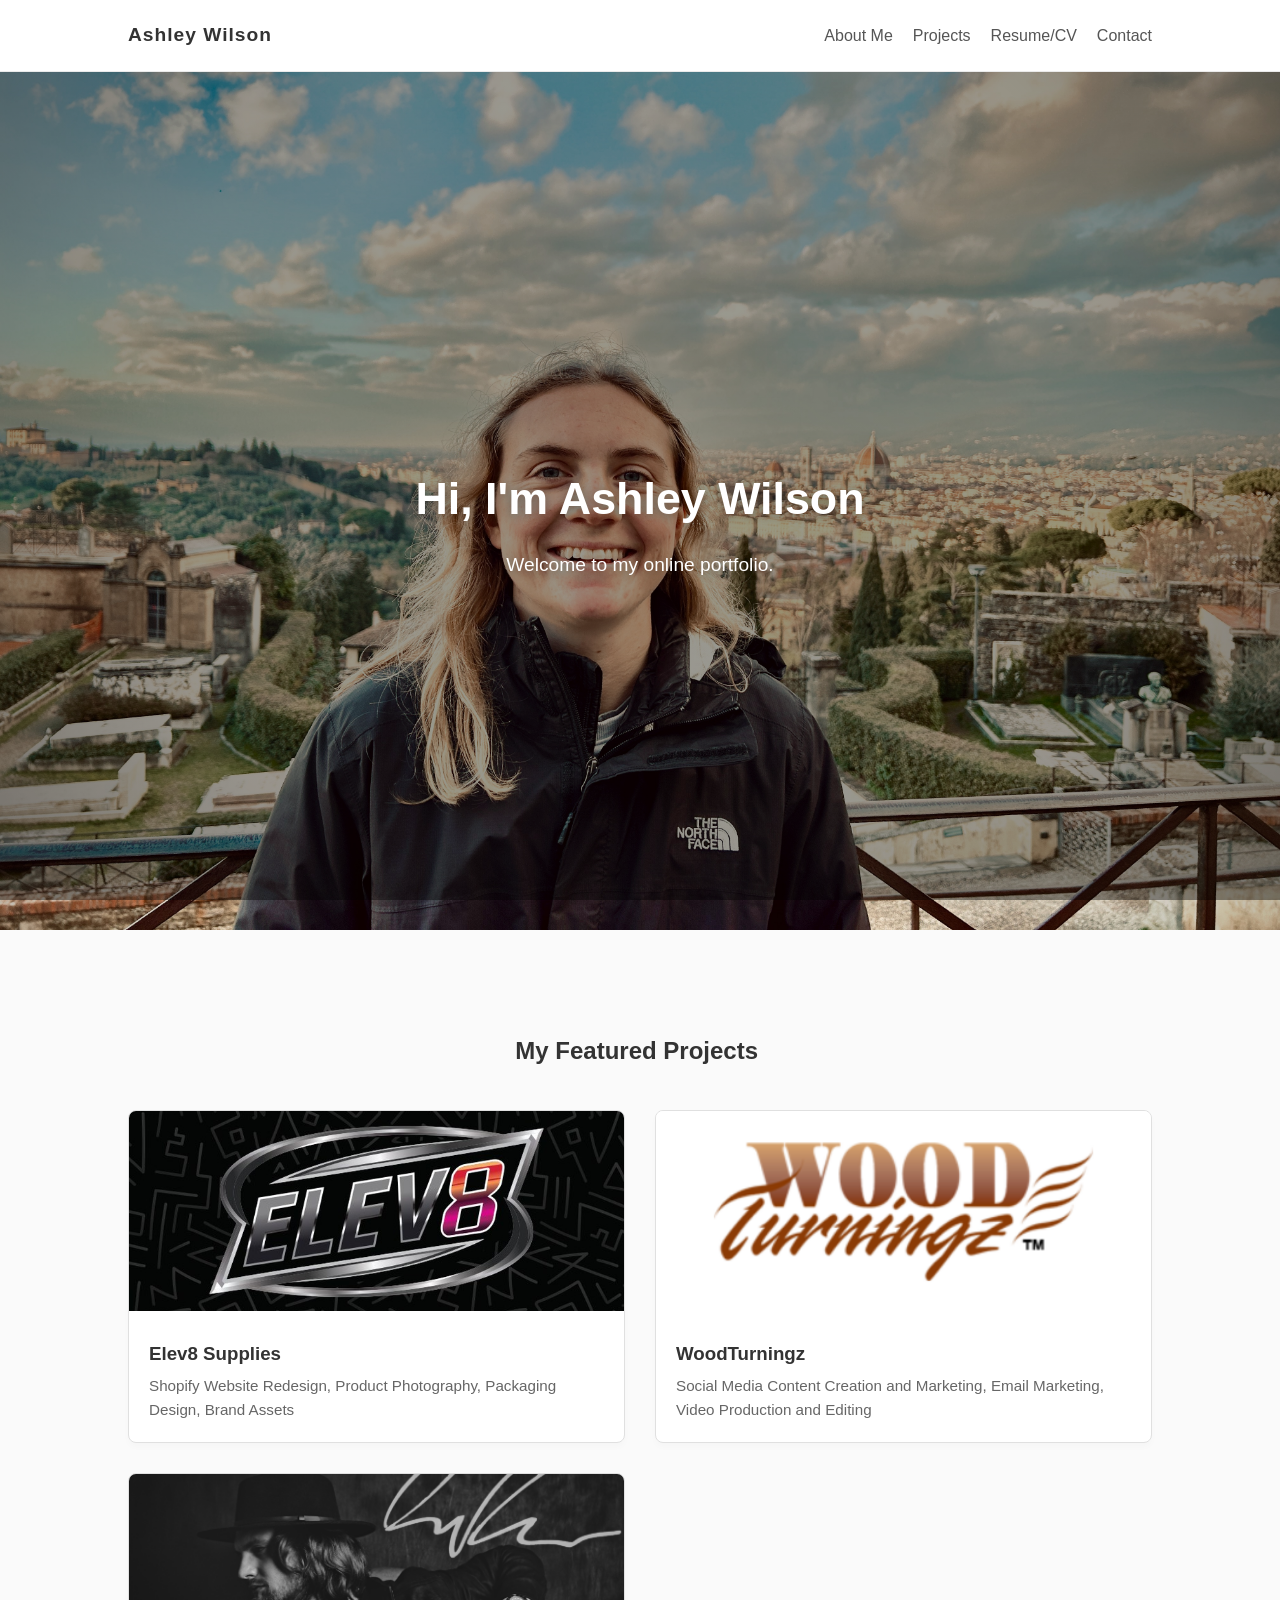
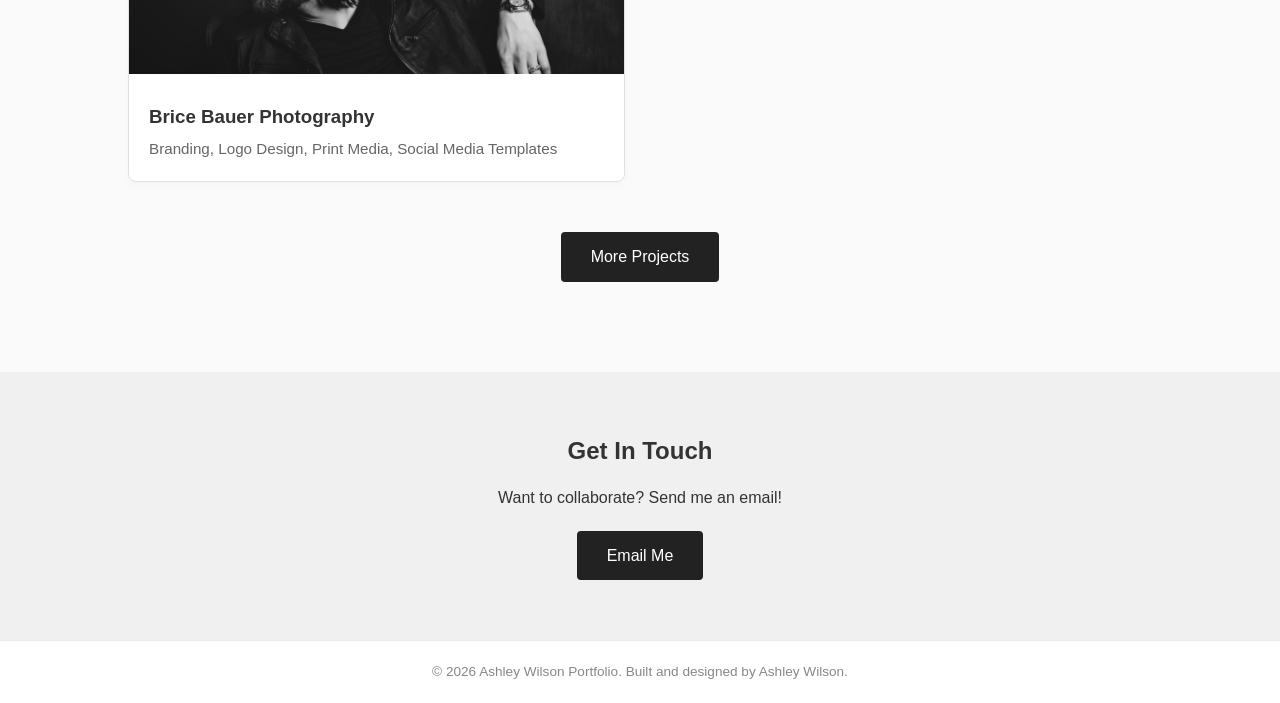
<file: index.html>
<!DOCTYPE html>
<html lang="en">
<head>
    <meta charset="UTF-8">
    <meta name="viewport" content="width=device-width, initial-scale=1.0">
    <title>Ashley Wilson Portfolio</title>
    <link rel="stylesheet" href="style.css">
	<link rel="icon" type="image/png" href="images/aw_logo_web.png">
	<link rel="apple-touch-icon" href="images/aw_logo_web.png">
</head>
<body>

    <header>
        <div class="logo"><a href="index.html">Ashley Wilson</a></div>
        <nav>
            <ul>
                <li><a href="about.html">About Me</a></li>
                <li><a href="projects.html">Projects</a></li>
				<li><a href="resume.html">Resume/CV</a></li>
                <li><a href="#contact">Contact</a></li>
            </ul>
        </nav>
    </header>

<section id="hero">
		<div class="hero-content">
        <h1>Hi, I'm Ashley Wilson</h1>
        <p>Welcome to my online portfolio.</p>
			</div>
    </section>

    <section id="projects">
        <h2>My Featured Projects&nbsp;</h2>
        <div class="grid-container">
			<a href="elev8.html" class="card-link">
			<div class="card">
                <img src="images/elev8logo.jpg" alt="Elev8 Supplies Logo">
                <h3>Elev8 Supplies&nbsp;</h3>
                <p>Shopify Website Redesign, Product Photography, Packaging Design, Brand Assets</p>
          </div>
				</a>
			<a href="woodturningz.html" class="card-link">
            <div class="card">
                <img src="images/woodturningzlogo.png" alt="WoodTurningz Logo">
                <h3>WoodTurningz</h3>
                <p>Social Media Content Creation and Marketing, Email Marketing, Video Production and Editing</p>
          </div>
			</a>
			<a href="bricebauerphotography.html" class="card-link">
            <div class="card">
                <img src="images/bricebauerphoto.jpeg" alt="Brice Bauer Photography Image">
                <h3>Brice Bauer Photography</h3>
                <p>Branding, Logo Design, Print Media, Social Media Templates</p>
          </div>
			</a>
        </div>
		<div class="btn-container">
		<a href="projects.html" class="btn">More Projects</a>
			</div>
    </section>

    <section id="contact">
      <h2>Get In Touch</h2>
        <p>Want to collaborate? Send me an email!</p>
      <a href="mailto:wilsoash2020@gmail.com" class="btn">Email Me</a>
</section>

    <footer>
        <p>&copy; 2026 Ashley Wilson Portfolio. Built and designed by Ashley Wilson.</p>
    </footer>

</body>
</html>
</file>
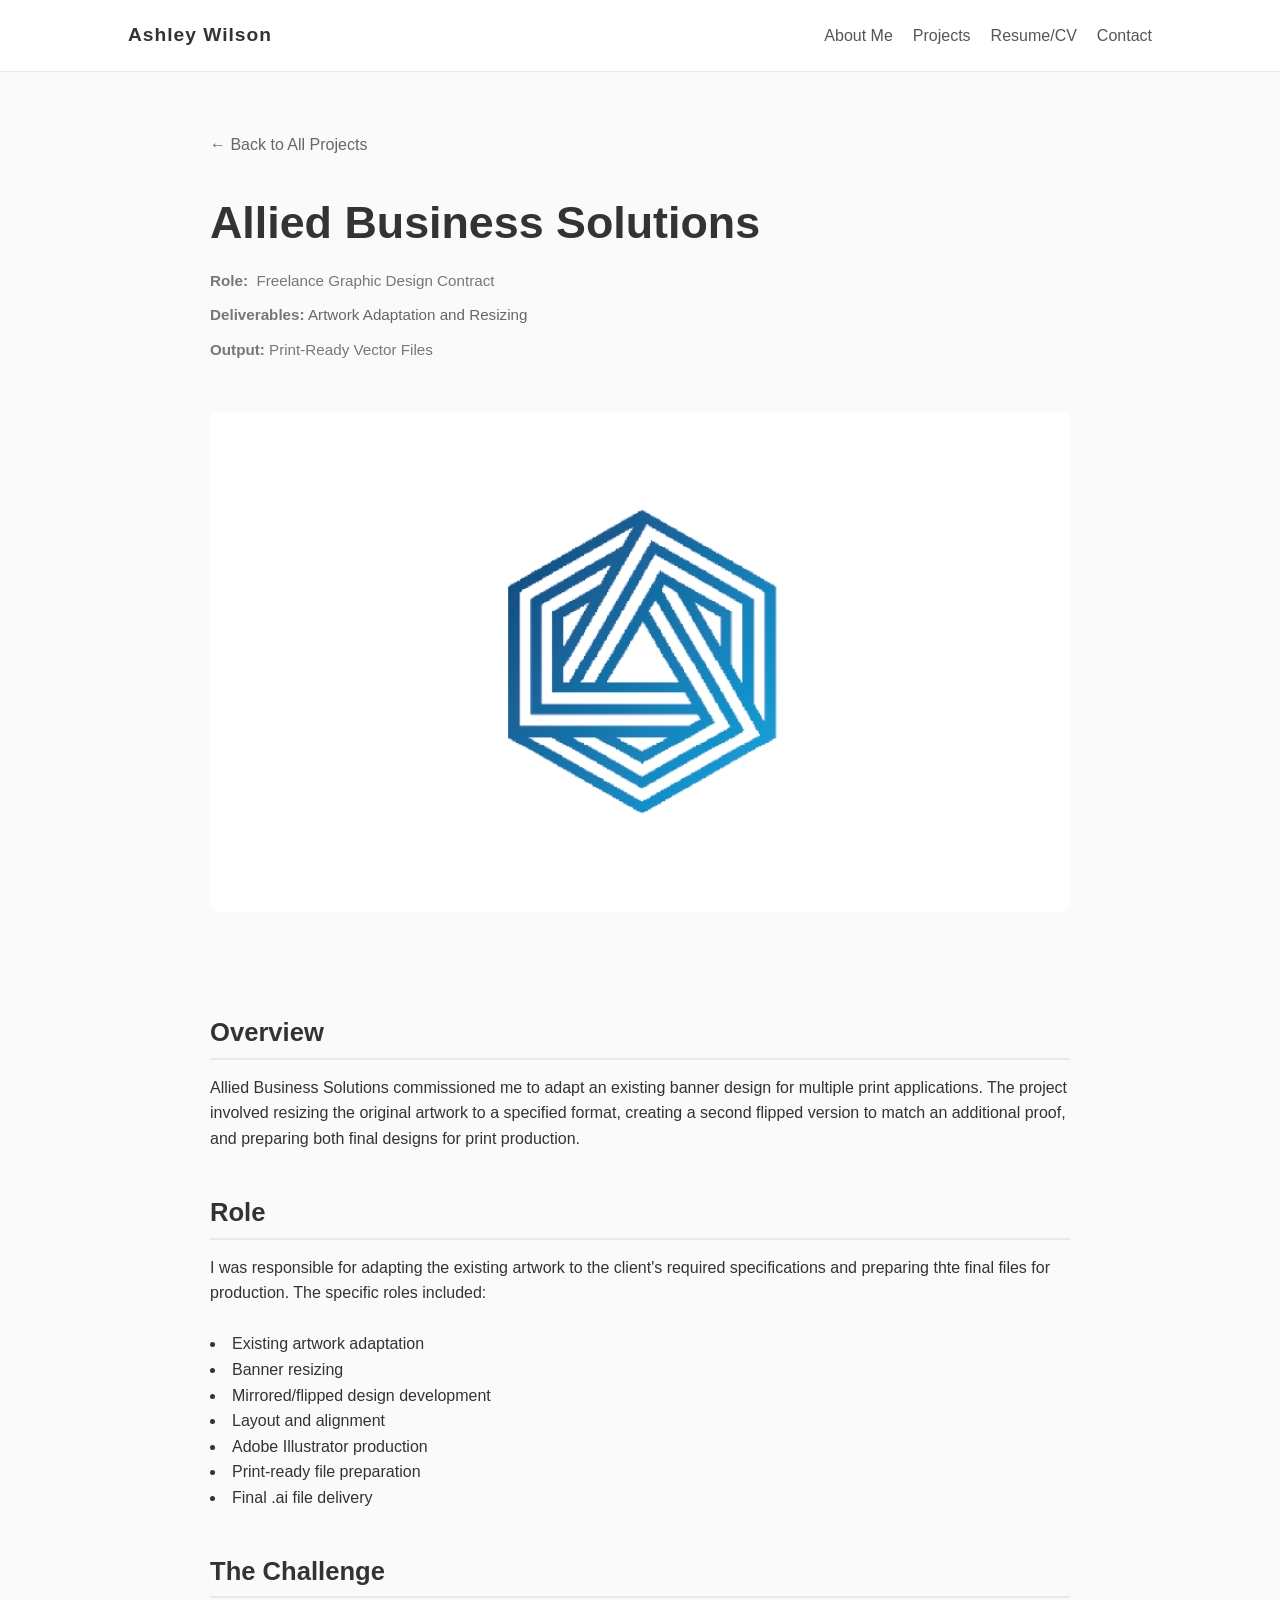
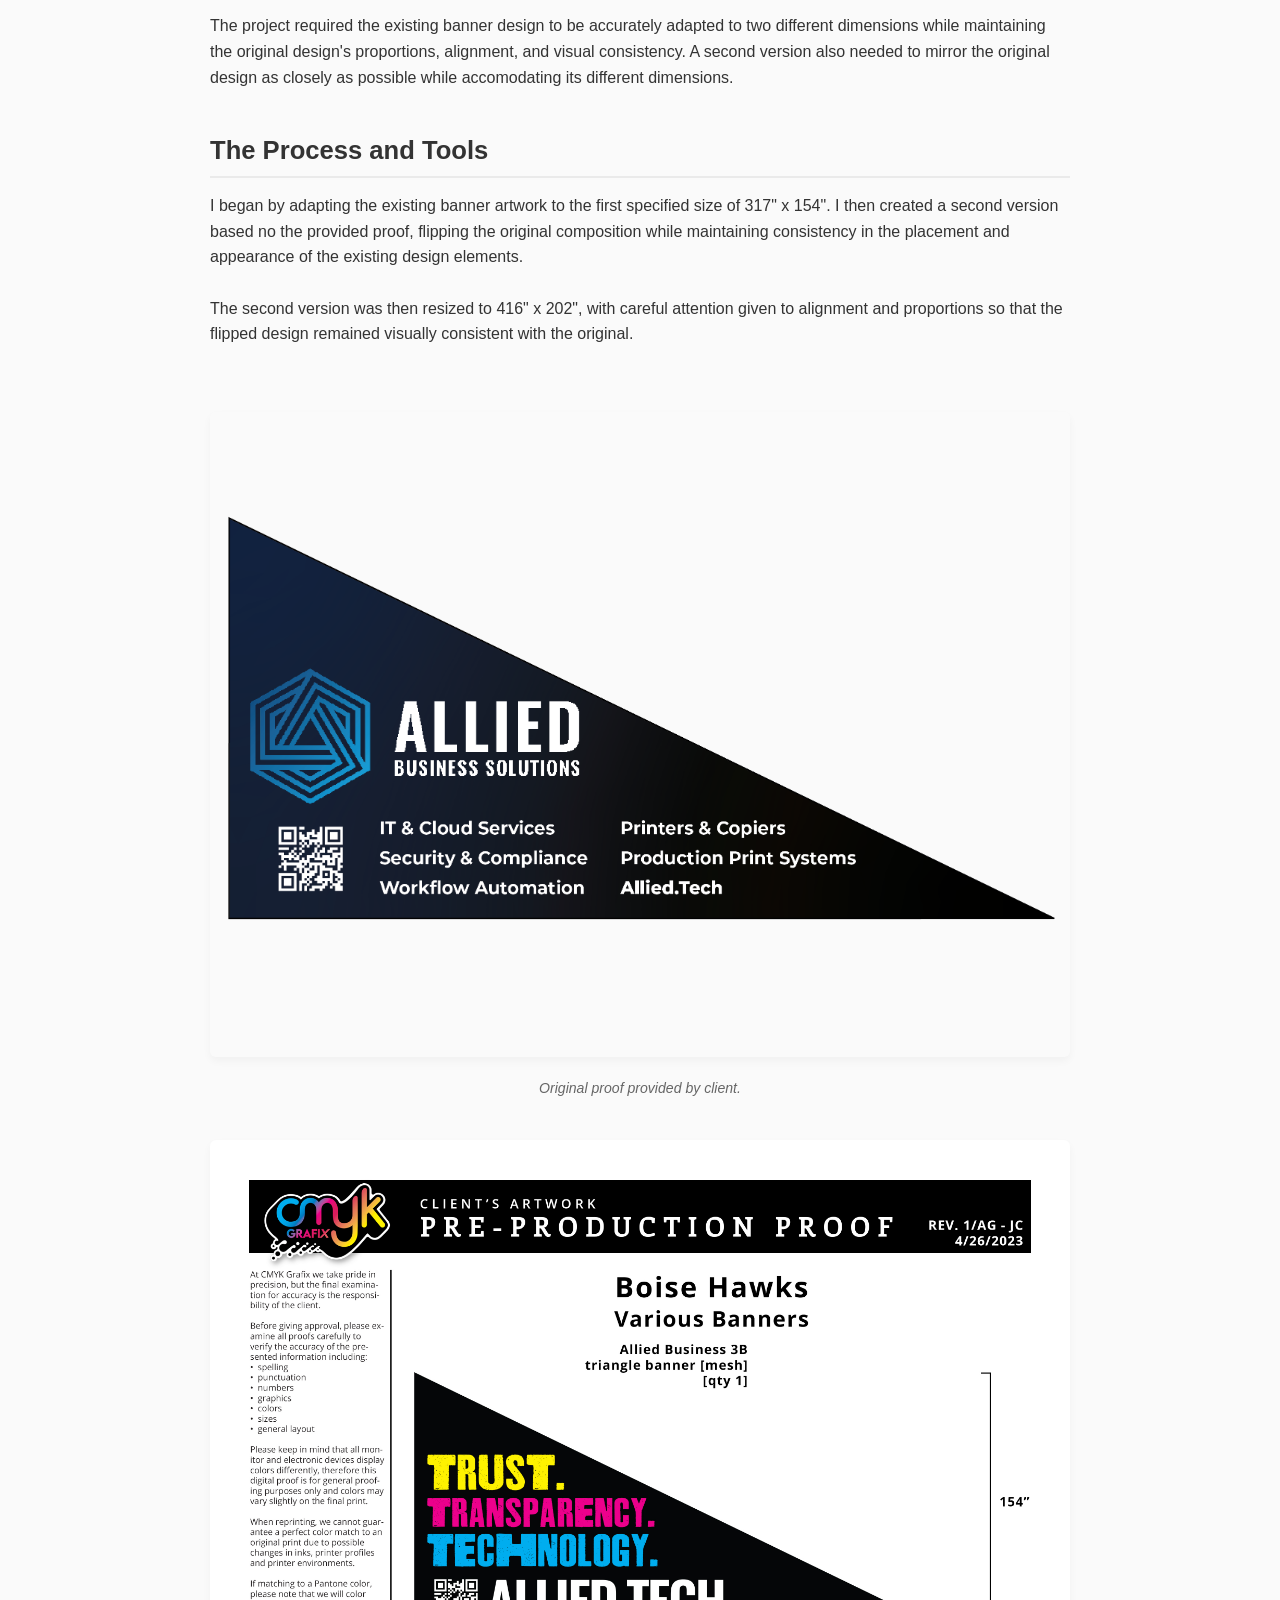
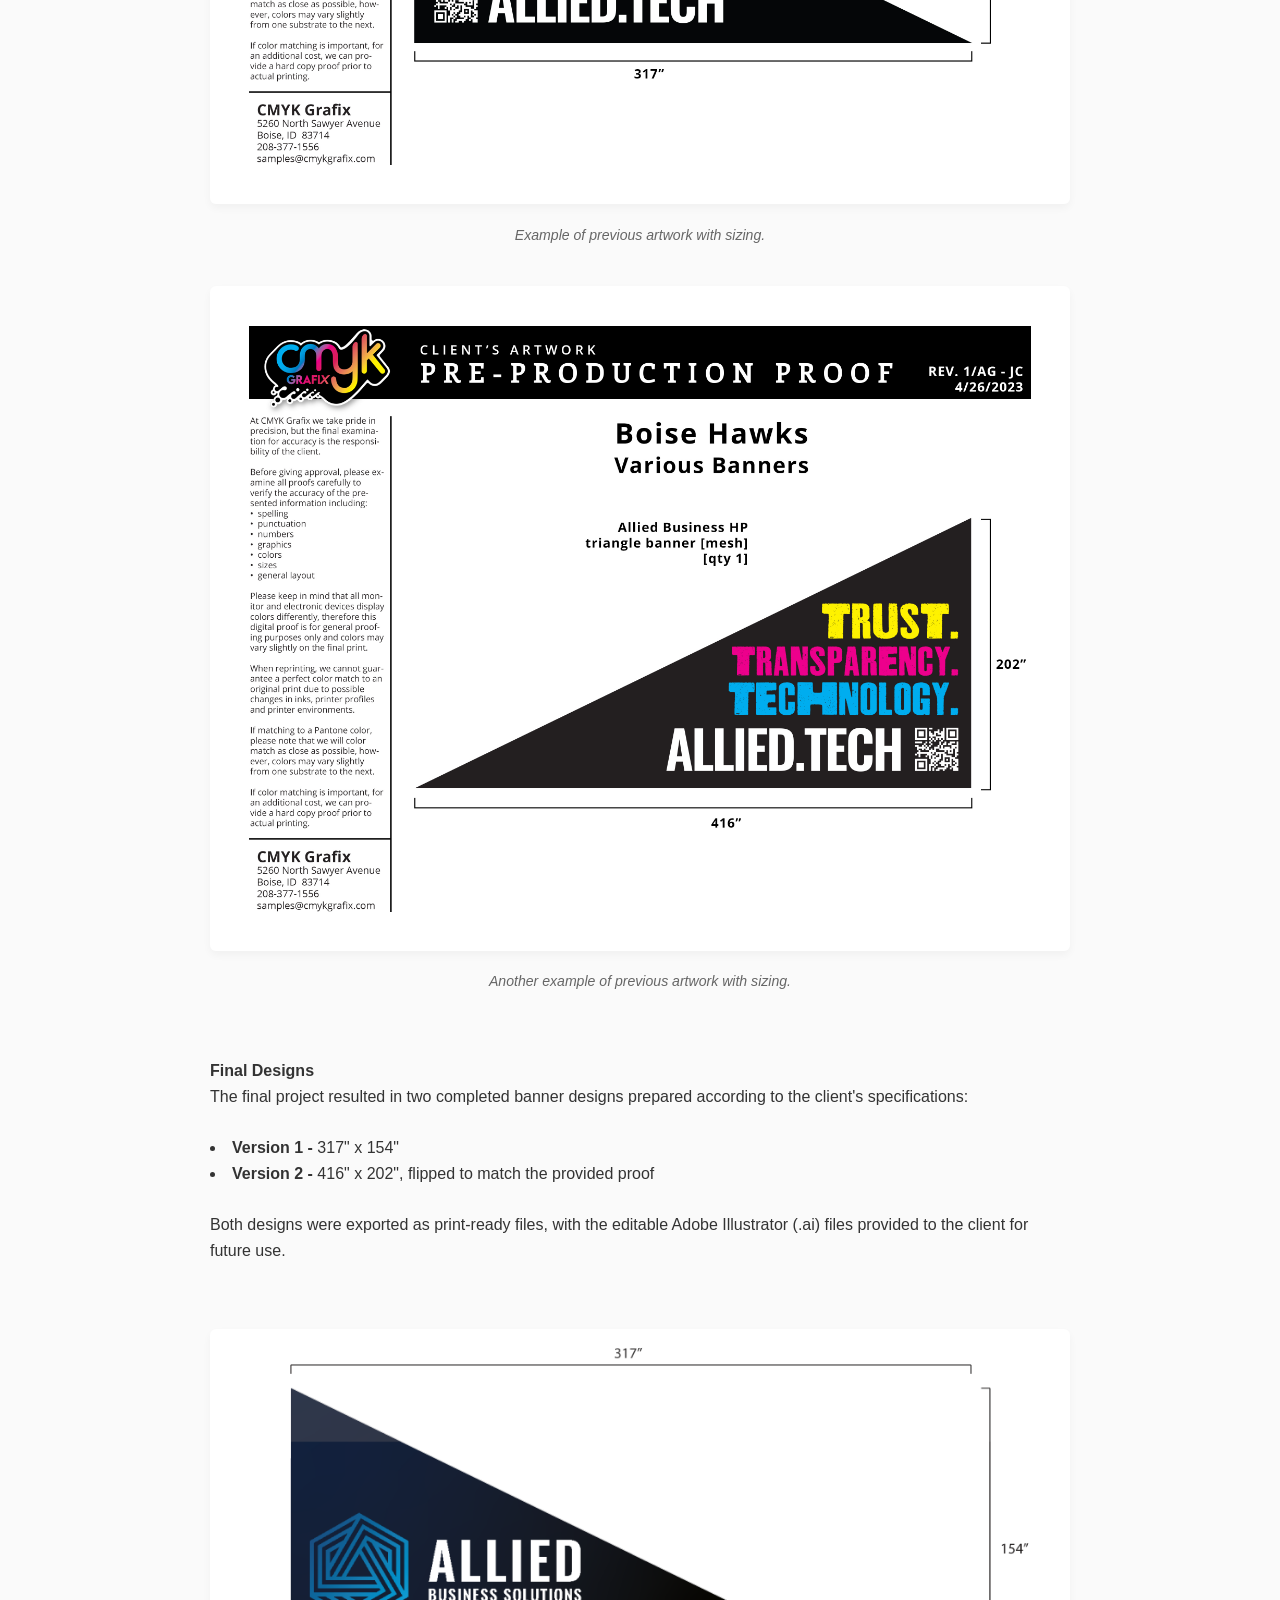
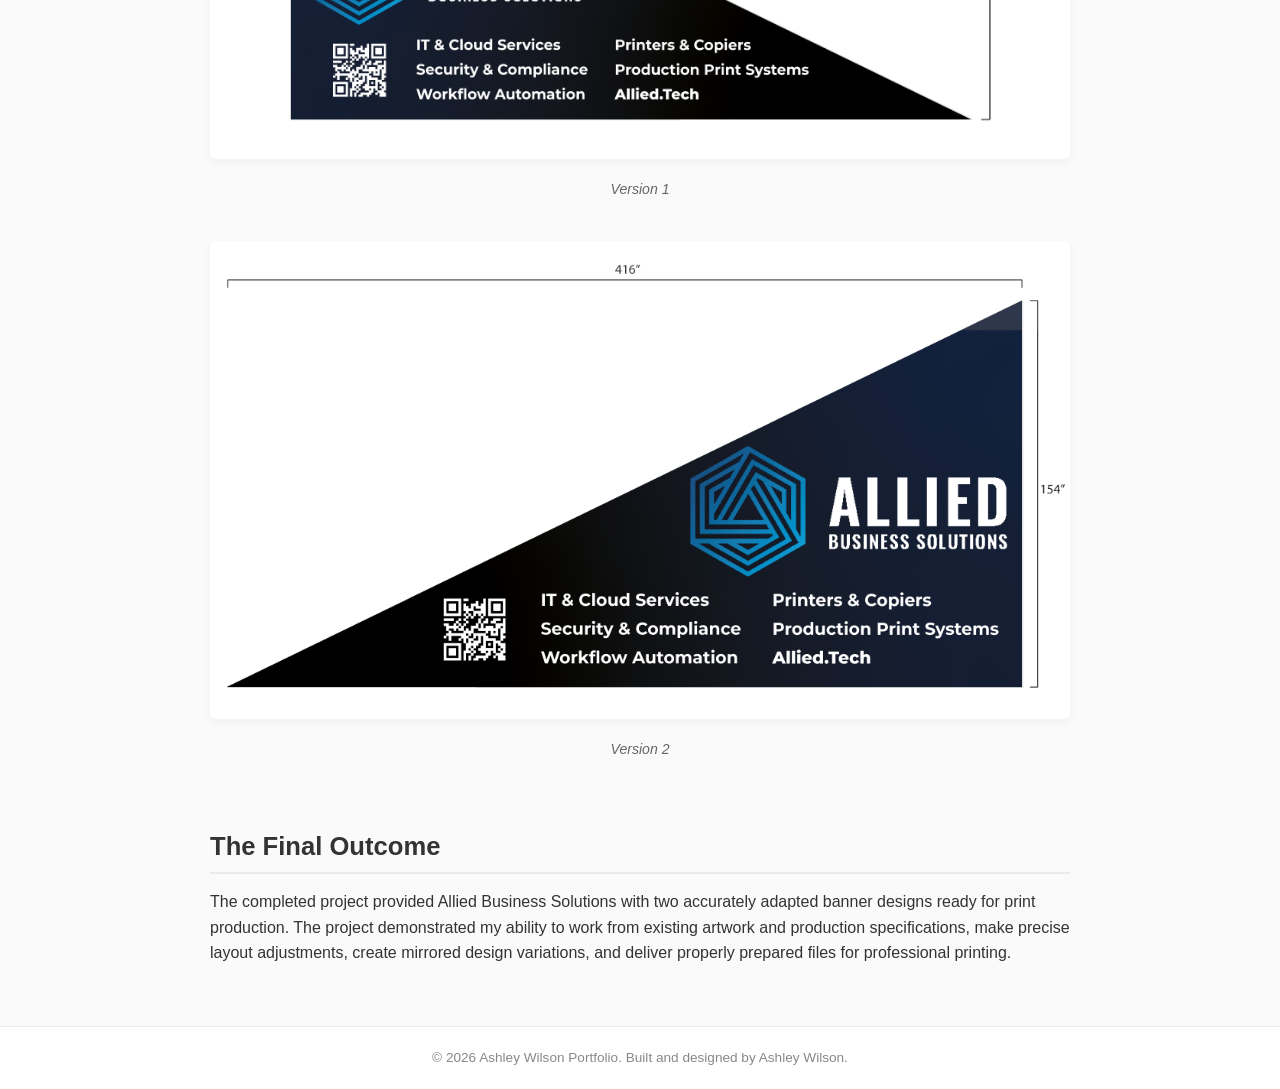
<file: AlliedBusiness.html>
<!DOCTYPE html>
<html lang="en">
<head>
    <meta charset="UTF-8">
    <meta name="viewport" content="width=device-width, initial-scale=1.0">
    <title>Allied Business Solutions - Portfolio</title>
    <link rel="stylesheet" href="style.css">
	<link rel="icon" type="image/png" href="images/aw_logo_web.png">
	<link rel="apple-touch-icon" href="images/aw_logo_web.png">
</head>
<body>

<header>
        <div class="logo"><a href="index.html">Ashley Wilson</a></div>
        <nav>
            <ul>
                <li><a href="about.html">About Me</a></li>
                <li><a href="projects.html">Projects</a></li>
				<li><a href="resume.html">Resume/CV</a></li>
                <li><a href="index.html#contact">Contact</a></li>
            </ul>
        </nav>
    </header>

    <main class="case-study-container">
        <a href="projects.html" class="back-link">&larr; Back to All Projects</a>
        
        <h1 class="project-title">Allied Business Solutions</h1>
        <p class="project-meta"><strong>Role:</strong> &nbsp;Freelance Graphic Design Contract&nbsp;</p>
		
		<p class="project-meta"><strong>Deliverables:</strong><a href="#Resize"> Artwork Adaptation and Resizing</a></p>
		
		<p class="project-meta"><strong>Output:</strong> Print-Ready Vector Files</p>

        <div class="project-hero-image">
            <img src="images/alliedbusiness.png" alt="Allied Business Image">
        </div>

        <section class="project-details">
            <div class="detail-block ">
                <h2 id="Packaging">Overview</h2>
              <p>Allied Business Solutions commissioned me to adapt an existing banner design for multiple print applications. The project involved resizing the original artwork to a specified format, creating a second flipped version to match an additional proof, and preparing both final designs for print production.</p>
            </div>
			
		  <div class="detail-block">
                <h2>Role</h2>
                <p>I was responsible for adapting the existing artwork to the client's required specifications and preparing thte final files for production. The specific roles included:&nbsp;</p>
			  <br>
			  	<li>Existing artwork adaptation</li>
			  	<li>Banner resizing</li>
			  	<li>Mirrored/flipped design development</li>
			  	<li>Layout and alignment</li>
			  	<li>Adobe Illustrator production</li>
			  	<li>Print-ready file preparation</li>
			  <li>Final .ai file delivery</li>
            </div>
			
			<div class="detail-block">
                <h2>The Challenge</h2>
                <p>The project required the existing banner design to be accurately adapted to two different dimensions while maintaining the original design's proportions, alignment, and visual consistency. A second version also needed to mirror the original design as closely as possible while accomodating its different dimensions.</p>
            </div>

            <div class="detail-block">
      <h2 id="Resize">The Process and Tools</h2>
				<p>I began by adapting the existing banner artwork to the first specified size of 317" x 154". I then created a second version based no the provided proof, flipping the original composition while maintaining consistency in the placement and appearance of the existing design elements.</p>
				<br>
				<p>The second version was then resized to 416" x 202", with careful attention given to alignment and proportions so that the flipped design remained visually consistent with the original.</p>
				
				<br>
				<div class="image-single-container">
    <img src="images/AlliedOriginal.png" alt="Original proof">
					<p class="single-caption">Original proof provided by client.</p>
</div>				
				<div class="image-single-container">
    <img src="images/boise1.jpg" alt="Previous Artwork">
					<p class="single-caption">Example of previous artwork with sizing.</p>
</div>	
				<div class="image-single-container">
    <img src="images/boise2.jpg" alt="Previous Artwork">
					<p class="single-caption">Another example of previous artwork with sizing.</p>
</div>	
				<br>
				<h4>Final Designs</h4>
				<p>The final project resulted in two completed banner designs prepared according to the client's specifications:</p>
				<br>
				<li><strong>Version 1 -</strong> 317" x 154"</li>
				<li><strong>Version 2 -</strong> 416" x 202", flipped to match the provided proof</li>
				<br>
				<p>Both designs were exported as print-ready files, with the editable Adobe Illustrator (.ai) files provided to the client for future use.</p>
				
				<br>
				
				<div class="image-single-container">
    <img src="images/AlliedBanner2.png" alt="Allied Banner V1">
					<p class="single-caption">Version 1</p>
</div>
				<div class="image-single-container">
    <img src="images/AlliedBanner.png" alt="Allied Banner V2">
					<p class="single-caption">Version 2</p>
</div>
				
					<br>
			
            <div class="detail-block">
                <h2>The Final Outcome</h2>
                <p>The completed project provided Allied Business Solutions with two accurately adapted banner designs ready for print production. The project demonstrated my ability to work from existing artwork and production specifications, make precise layout adjustments, create mirrored design variations, and deliver properly prepared files for professional printing.</p>
            </div>
			</div>
        </section>
    </main>

    <footer>
      <p>&copy; 2026 Ashley Wilson Portfolio. Built and designed by Ashley Wilson.</p>
</footer>

</body>
</html>
</file>
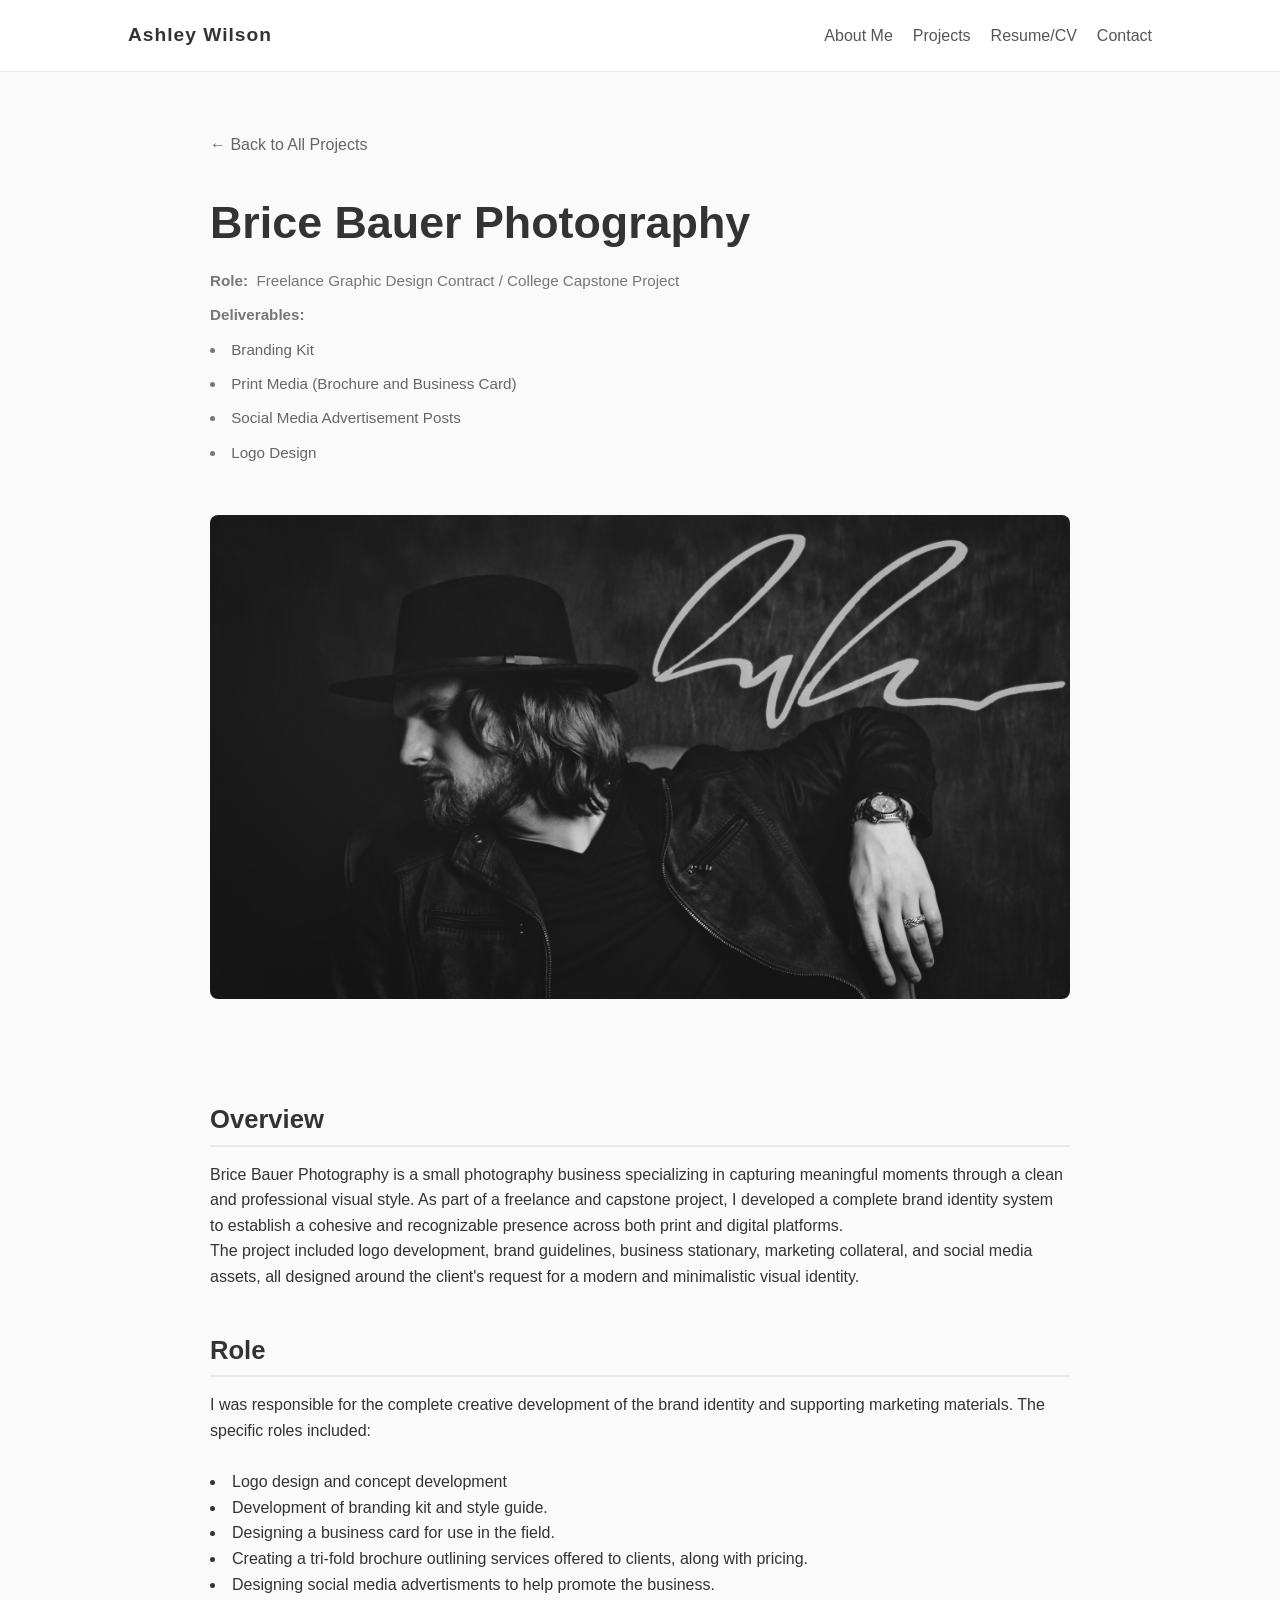
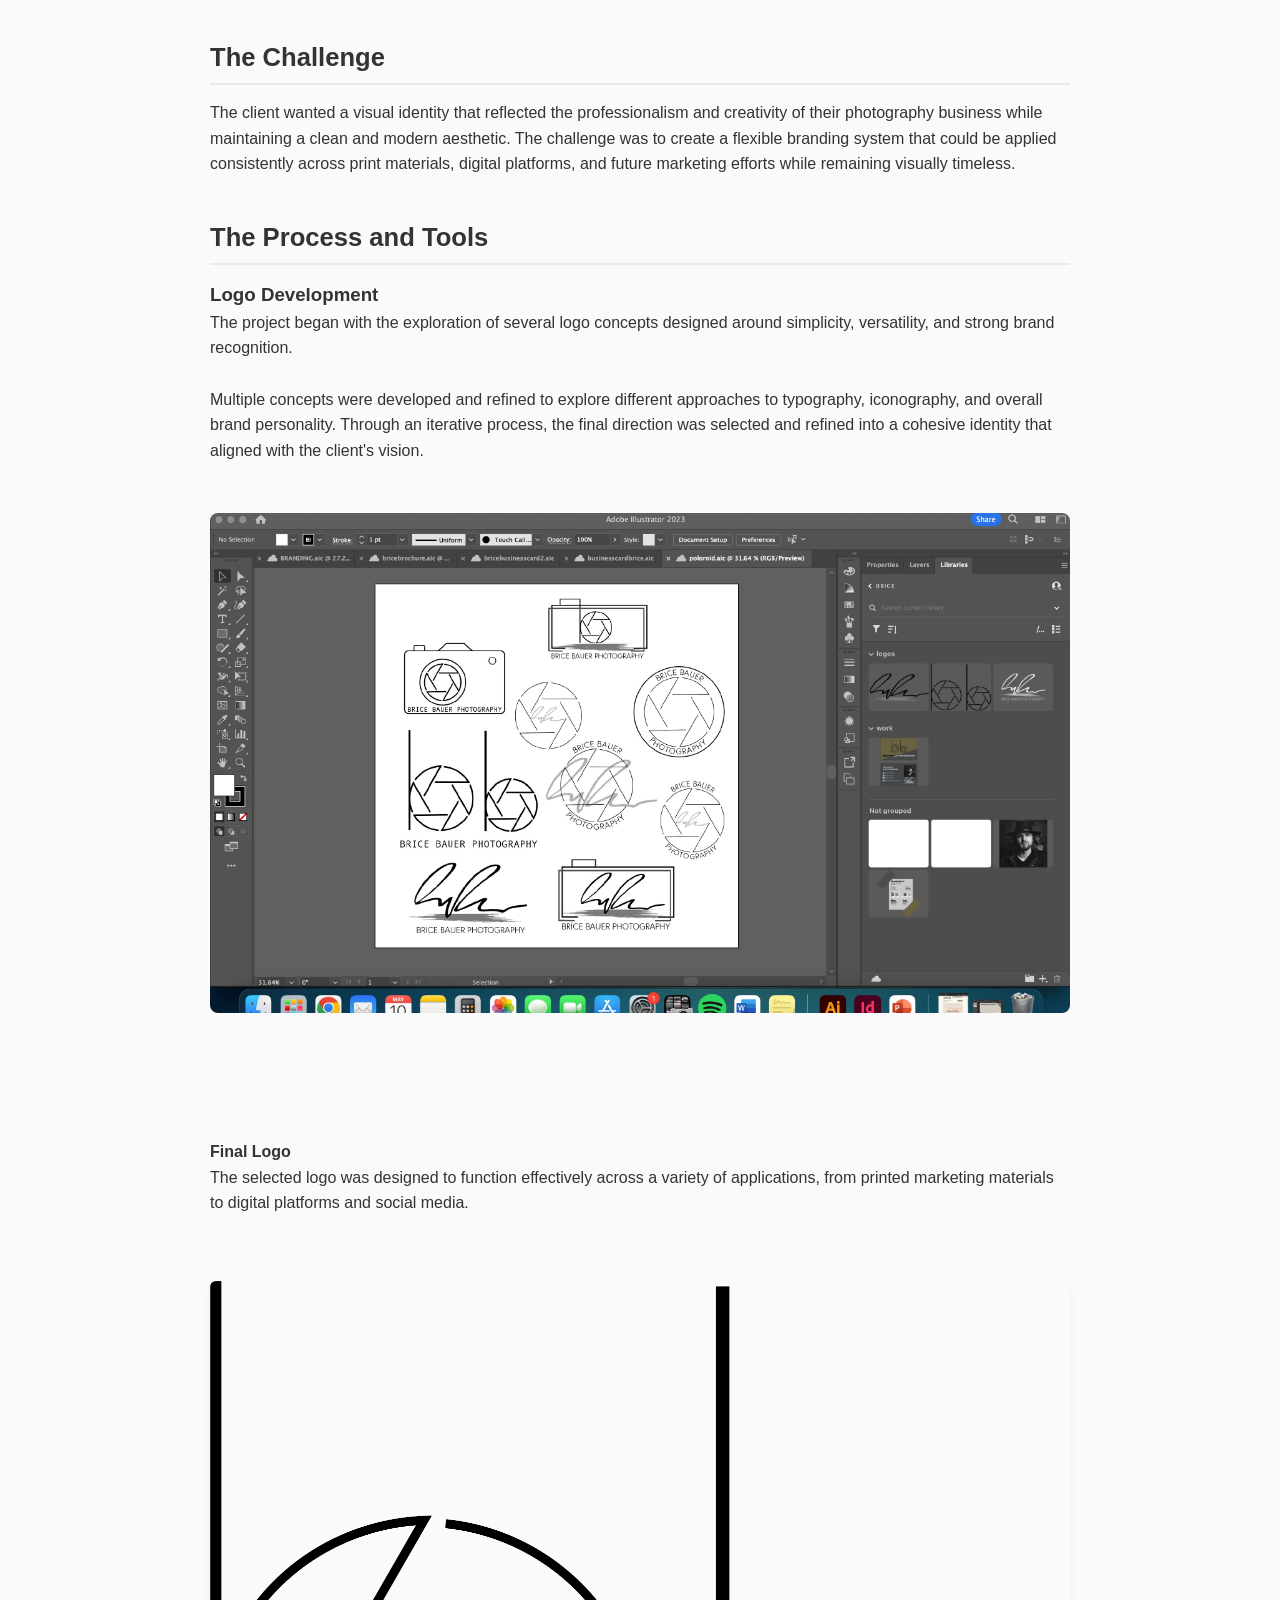
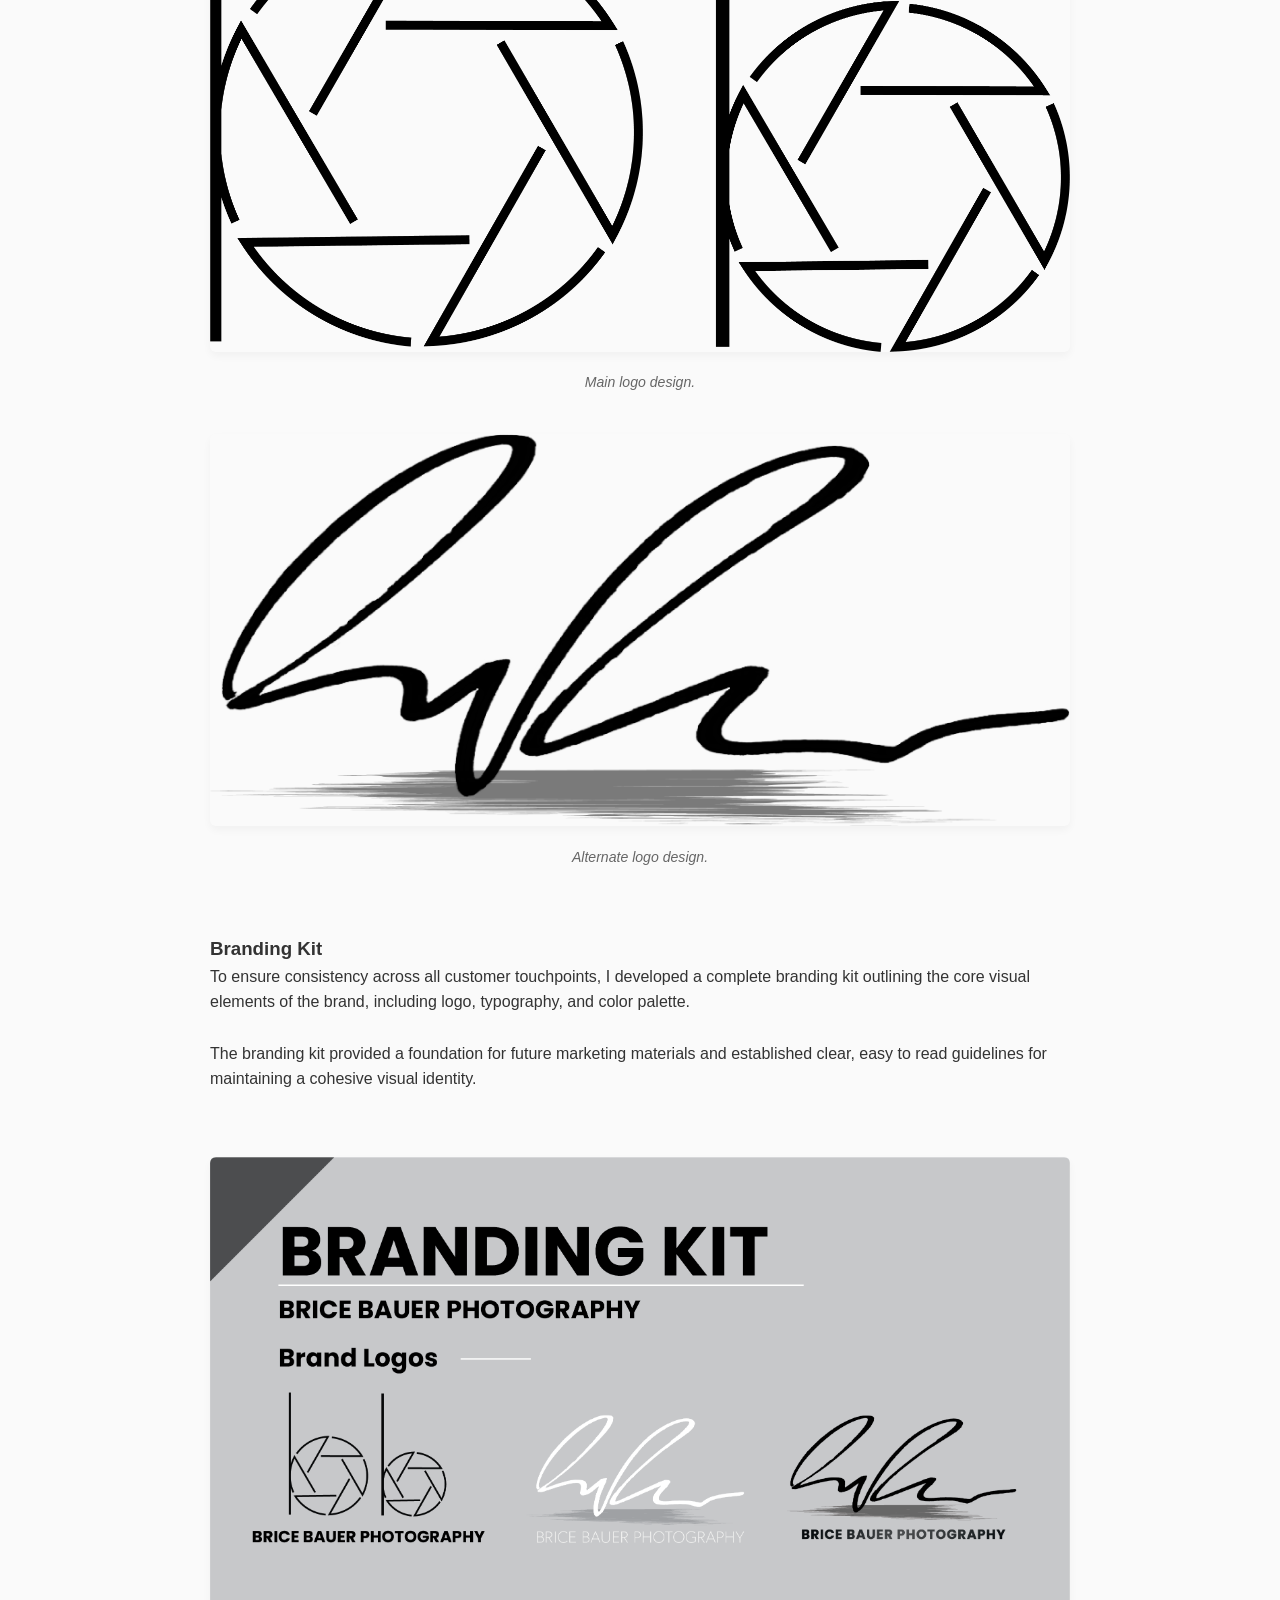
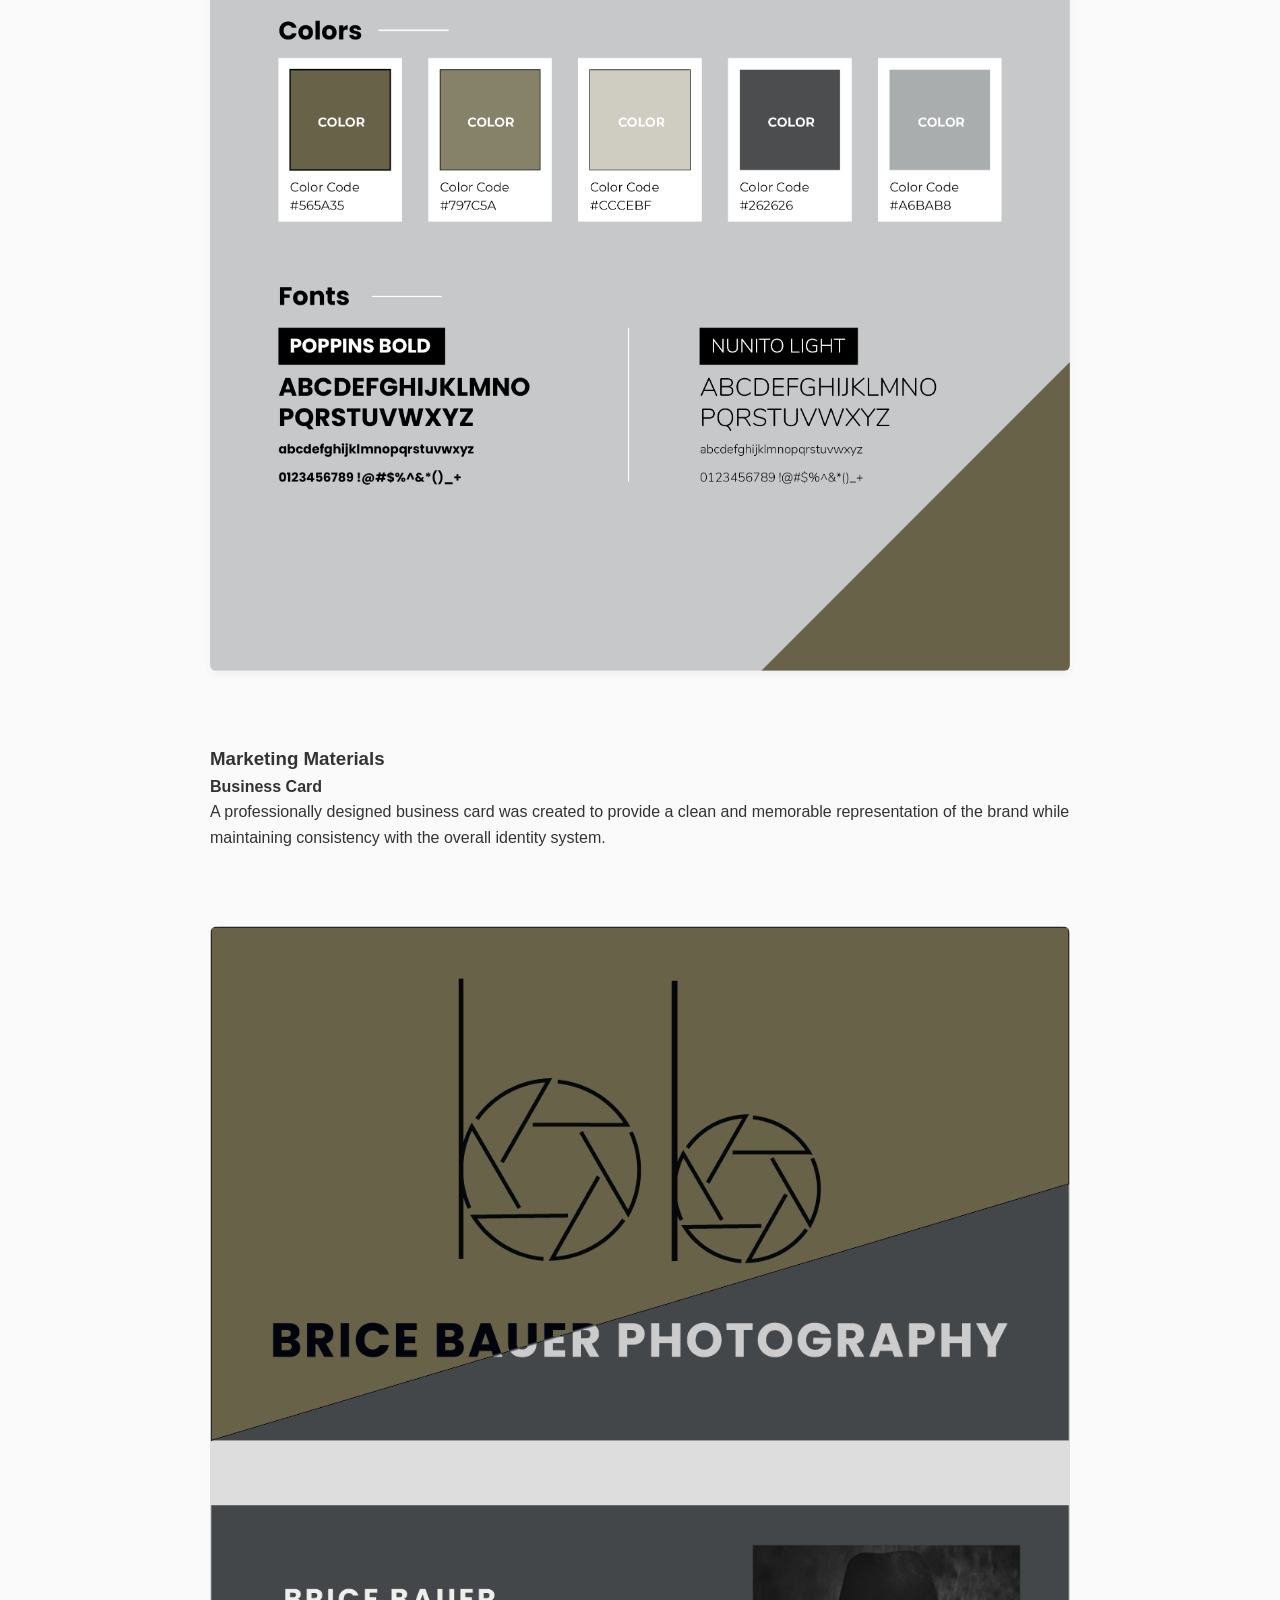
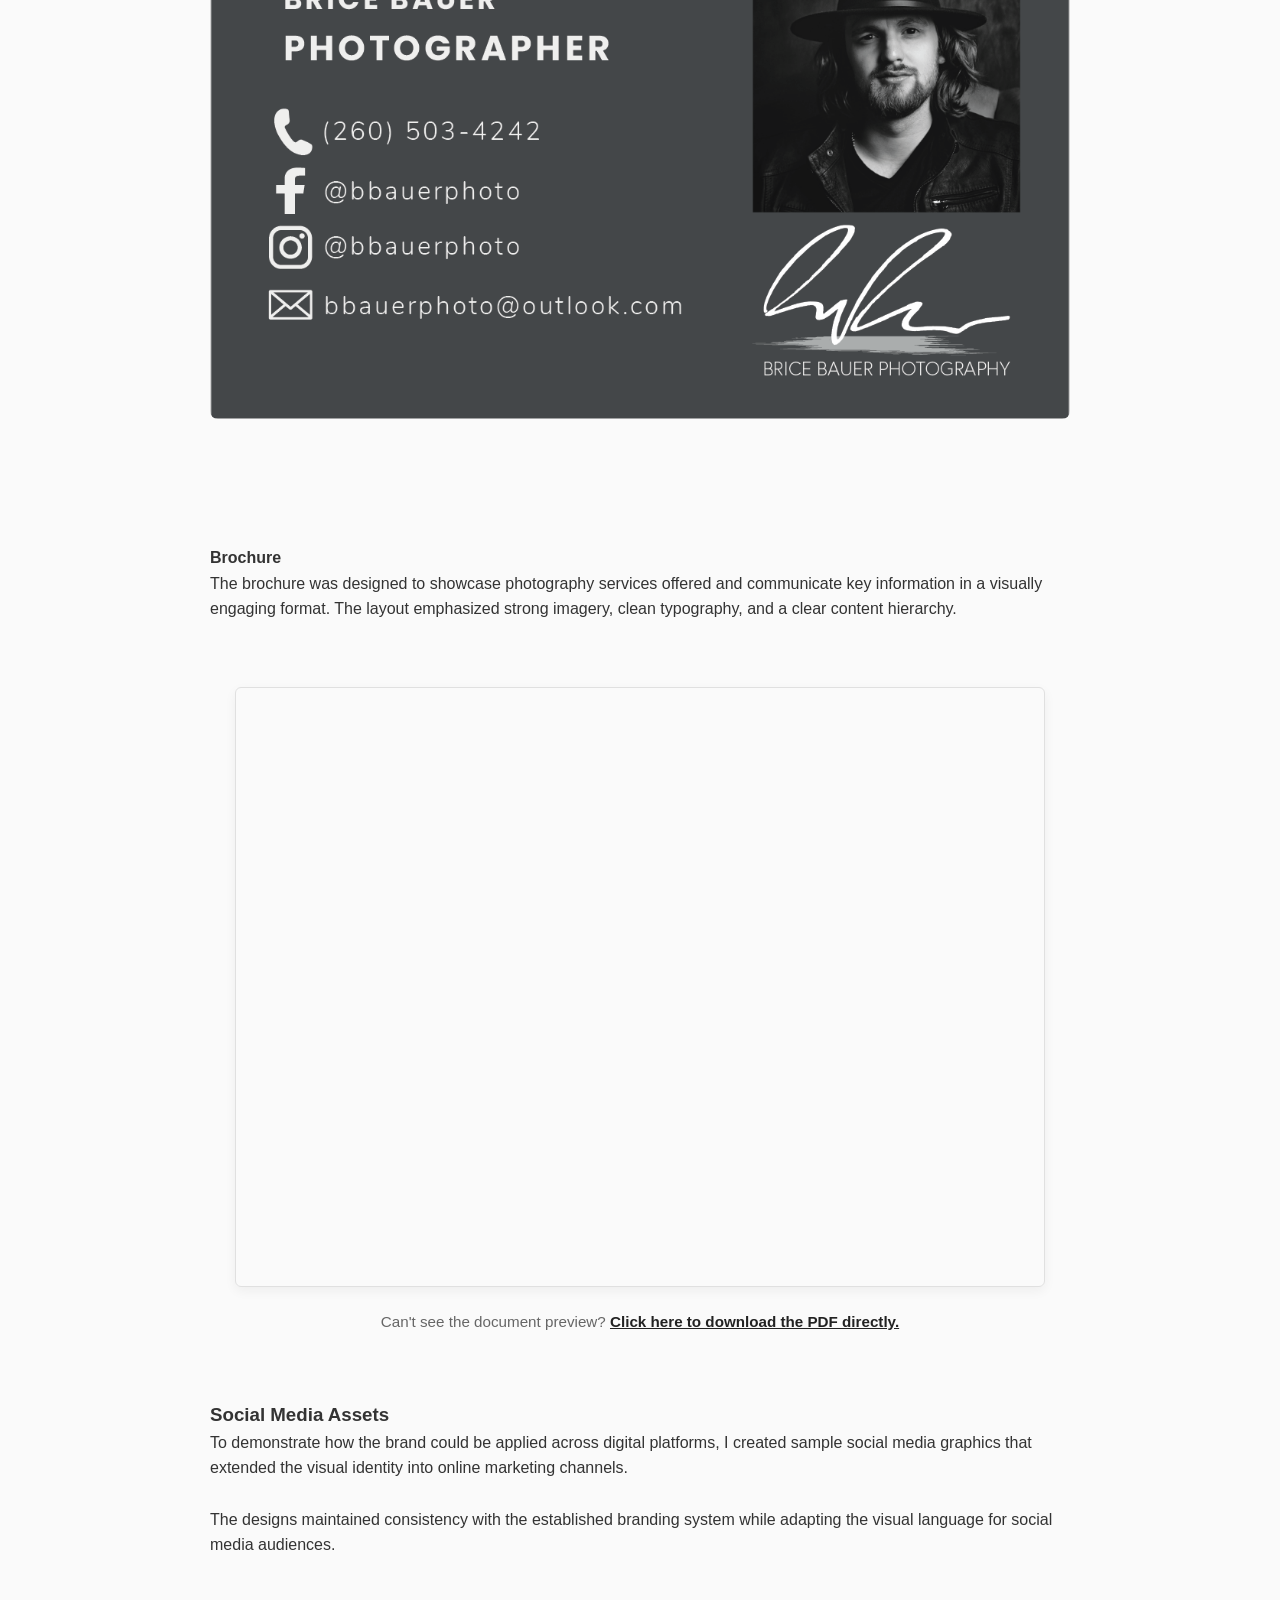
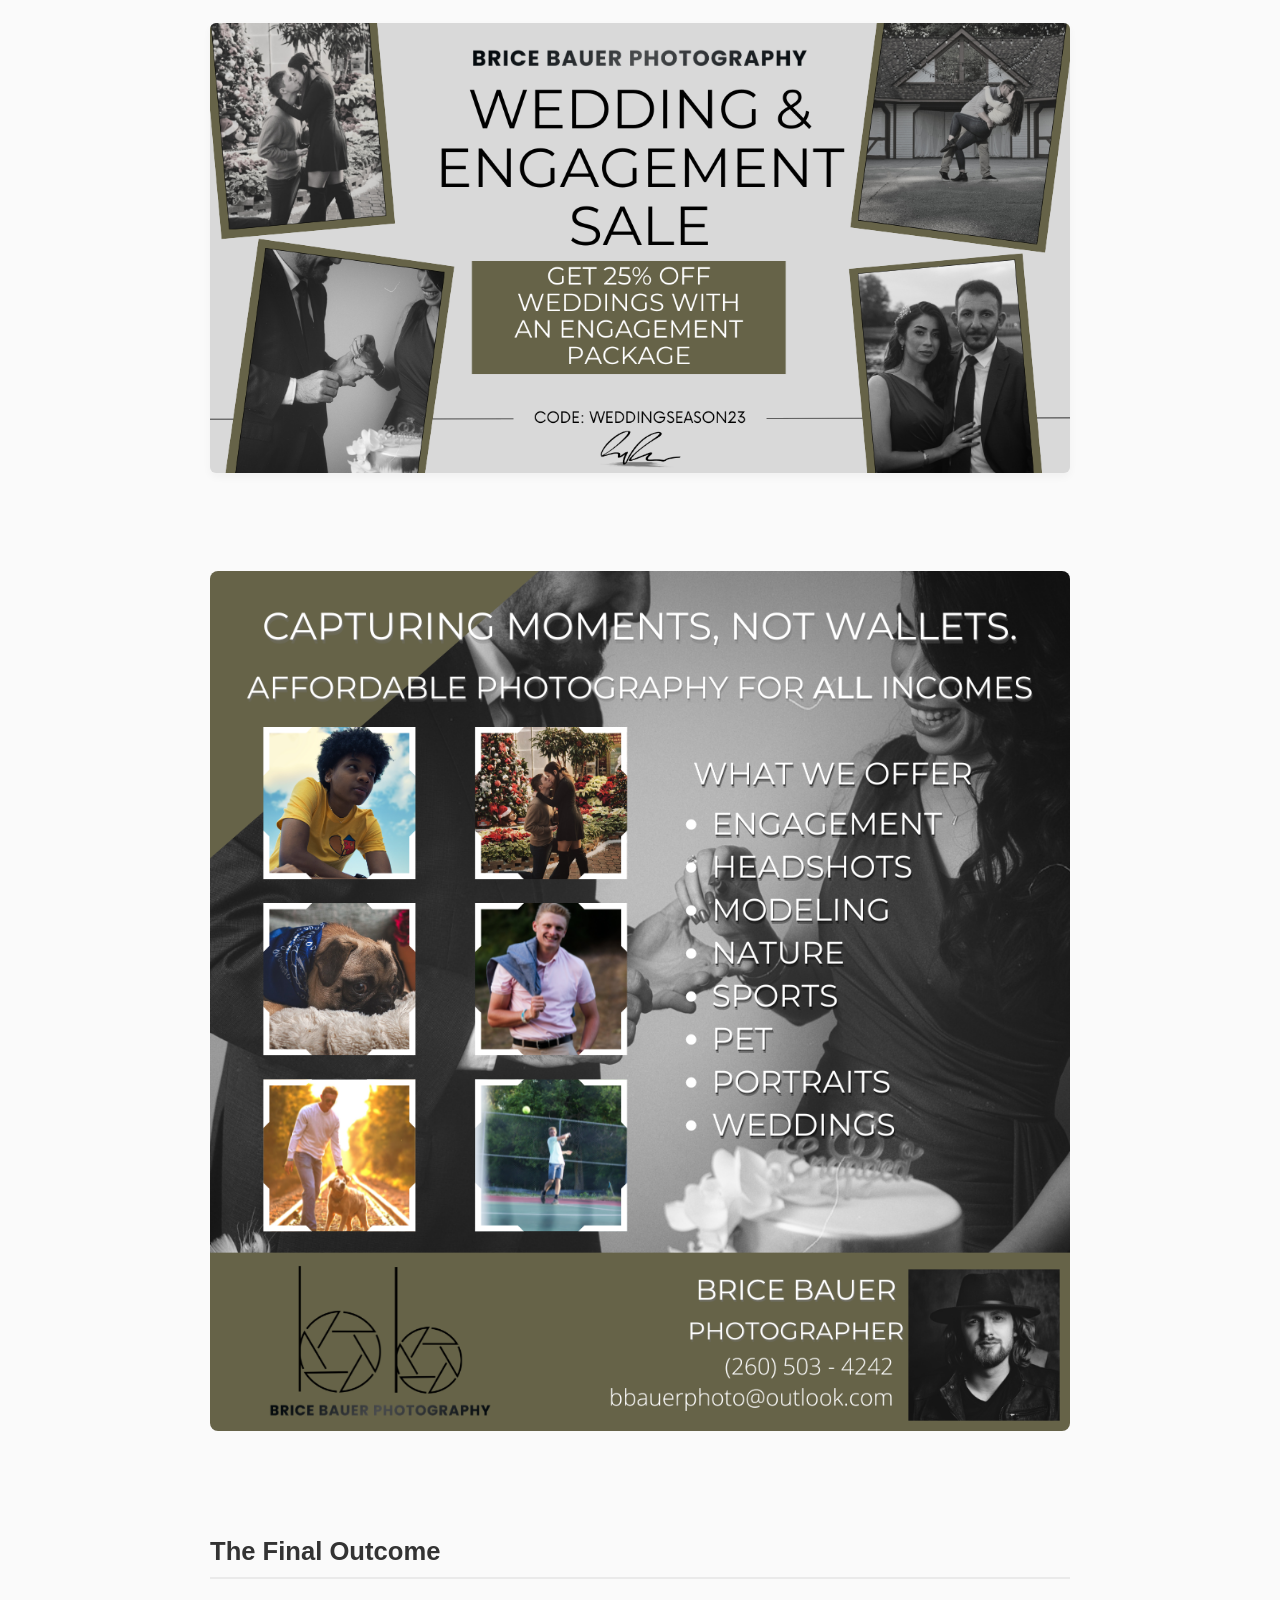
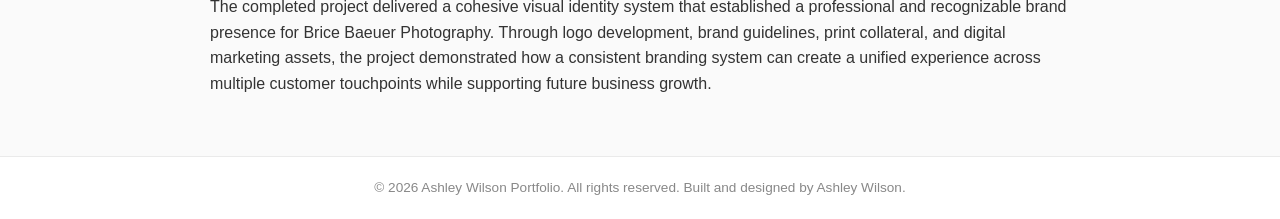
<file: bricebauerphotography.html>
<!DOCTYPE html>
<html lang="en">
<head>
    <meta charset="UTF-8">
    <meta name="viewport" content="width=device-width, initial-scale=1.0">
    <title>Brice Bauer Photography - Portfolio</title>
    <link rel="stylesheet" href="style.css">
	<link rel="icon" type="image/png" href="images/aw_logo_web.png">
	<link rel="apple-touch-icon" href="images/aw_logo_web.png">
</head>
<body>

<header>
        <div class="logo"><a href="index.html">Ashley Wilson</a></div>
        <nav>
            <ul>
                <li><a href="about.html">About Me</a></li>
                <li><a href="projects.html">Projects</a></li>
				<li><a href="resume.html">Resume/CV</a></li>
                <li><a href="index.html#contact">Contact</a></li>
            </ul>
        </nav>
    </header>

    <main class="case-study-container">
        <a href="projects.html" class="back-link">&larr; Back to All Projects</a>
        
        <h1 class="project-title">Brice Bauer Photography</h1>
        <p class="project-meta"><strong>Role:</strong> &nbsp;Freelance Graphic Design Contract / College Capstone Project&nbsp;</p>
		
		<p class="project-meta"><strong>Deliverables:</strong></p>
		
		<li class="project-meta"><a href="#Branding">Branding Kit&nbsp;</a></li>
		
		<li class="project-meta"><a href="#Print">Print Media (Brochure and Business Card)&nbsp;</a></li>
		
		<li class="project-meta"><a href="#Social">Social Media Advertisement Posts&nbsp;</a></li>
		
		<li class="project-meta"><a href="#Logo">Logo Design</a></li>

        <div class="project-hero-image">
            <img src="images/bricebauerphoto.jpeg" alt="Brice Bauer Photography Image">
        </div>

        <section class="project-details">
            <div class="detail-block ">
                <h2 id="Packaging">Overview</h2>
              <p>Brice Bauer Photography is a small photography business specializing in capturing meaningful moments through a clean and professional visual style. As part of a freelance and capstone project, I developed a complete brand identity system to establish a cohesive and recognizable presence across both print and digital platforms.</p>
                <p>The project included logo development, brand guidelines, business stationary, marketing collateral, and social media assets, all designed around the client's request for a modern and minimalistic visual identity.&nbsp; &nbsp;&nbsp;</p>
            </div>
			
		  <div class="detail-block">
                <h2>Role</h2>
                <p>I was responsible for the complete creative development of the brand identity and supporting marketing materials. The specific roles included:&nbsp;</p>
			  <br>
			  	<li>Logo design and concept development</li>
			  	<li>Development of branding kit and style guide.</li>
			  	<li>Designing a business card for use in the field.</li>
			  	<li>Creating a tri-fold brochure outlining services offered to clients, along with pricing.</li>
			  	<li>Designing social media advertisments to help promote the business.</li>
            </div>
			
			<div class="detail-block">
                <h2>The Challenge</h2>
                <p>The client wanted a visual identity that reflected the professionalism and creativity of their photography business while maintaining a clean and modern aesthetic. The challenge was to create a flexible branding system that could be applied consistently across print materials, digital platforms, and future marketing efforts while remaining visually timeless.</p>
            </div>

            <div class="detail-block">
      <h2>The Process and Tools</h2>
				<h3 id="Logo">Logo Development</h3>
				<p>The project began with the exploration of several logo concepts designed around simplicity, versatility, and strong brand recognition.</p>
				<br>
				<p>Multiple concepts were developed and refined to explore different approaches to typography, iconography, and overall brand personality. Through an iterative process, the final direction was selected and refined into a cohesive identity that aligned with the client's vision.</p>
				
				<div class="project-hero-image">
            <img src="images/bricealldesigns.png" alt="Logo Designs">
        </div>
				
				<br>
				
				<h4>Final Logo</h4>
				<p>The selected logo was designed to function effectively across a variety of applications, from printed marketing materials to digital platforms and social media.</p>
				
				<br>
				
				<div class="image-single-container">
    <img src="images/bblogo.png" alt="Logo">
    <p class="single-caption">Main logo design.</p>
</div>
				
				<div class="image-single-container">
    <img src="images/signatureLogo.png" alt="Signature Logo">
    <p class="single-caption">Alternate logo design.</p>
</div>
				
					<br>
				
				<h3 id="Branding">Branding Kit</h3>
				<p>To ensure consistency across all customer touchpoints, I developed a complete branding kit outlining the core visual elements of the brand, including logo, typography, and color palette.</p>
				<br>
				<p>The branding kit provided a foundation for future marketing materials and established clear, easy to read guidelines for maintaining a cohesive visual identity.</p>
				
				<br>
				
				<div class="image-single-container4">
    <img src="images/BRANDINGSHEET.png" alt="Branding Sheet">
</div>
				<br>
				
				<h3 id="Print">Marketing Materials</h3>
				<h4>Business Card</h4>
                <p>A professionally designed business card was created to provide a clean and memorable representation of the brand while maintaining consistency with the overall identity system.&nbsp;&nbsp;</p>
				<br>
				<div class="project-hero-image1">
            <img src="images/bricebusinesscard2.png" alt="Business Card">
        </div>
				
				<br>
				
			  <h4>Brochure&nbsp;</h4>
				<p>The brochure was designed to showcase photography services offered and communicate key information in a visually engaging format. The layout emphasized strong imagery, clean typography, and a clear content hierarchy.&nbsp;</p>
				<br>
				
					<div class="pdf-preview-container">
    <embed src="docs/brochurebricefinal.pdf" type="application/pdf" width="100%" height="600px" />
    
    <p class="pdf-fallback">
        Can't see the document preview? <a href="docs/brochurebricefinal.pdf" target="_blank">Click here to download the PDF directly.</a>
    </p>
</div>
				
				<br>
				
		<h3 id="Social">Social Media Assets</h3>
			
				<p>To demonstrate how the brand could be applied across digital platforms, I created sample social media graphics that extended the visual identity into online marketing channels.</p>
				<br>
				<p>The designs maintained consistency with the established branding system while adapting the visual language for social media audiences.</p>

				<br>
				
				<div class="image-single-container">
    <img src="images/BRICEWEDDINGAD.png" alt="Wedding Advertisement">
</div>
				
				<div class="project-hero-image1">
    <img src="images/BRICEBAUERAD.png" alt="General Advertisement">
</div>
			
            <div class="detail-block">
                <h2>The Final Outcome</h2>
                <p>The completed project delivered a cohesive visual identity system that established a professional and recognizable brand presence for Brice Baeuer Photography. Through logo development, brand guidelines, print collateral, and digital marketing assets, the project demonstrated how a consistent branding system can create a unified experience across multiple customer touchpoints while supporting future business growth.</p>
            </div>
        </section>
    </main>

    <footer>
      <p>&copy; 2026 Ashley Wilson Portfolio. All rights reserved. Built and designed by Ashley Wilson.</p>
</footer>

</body>
</html>
</file>
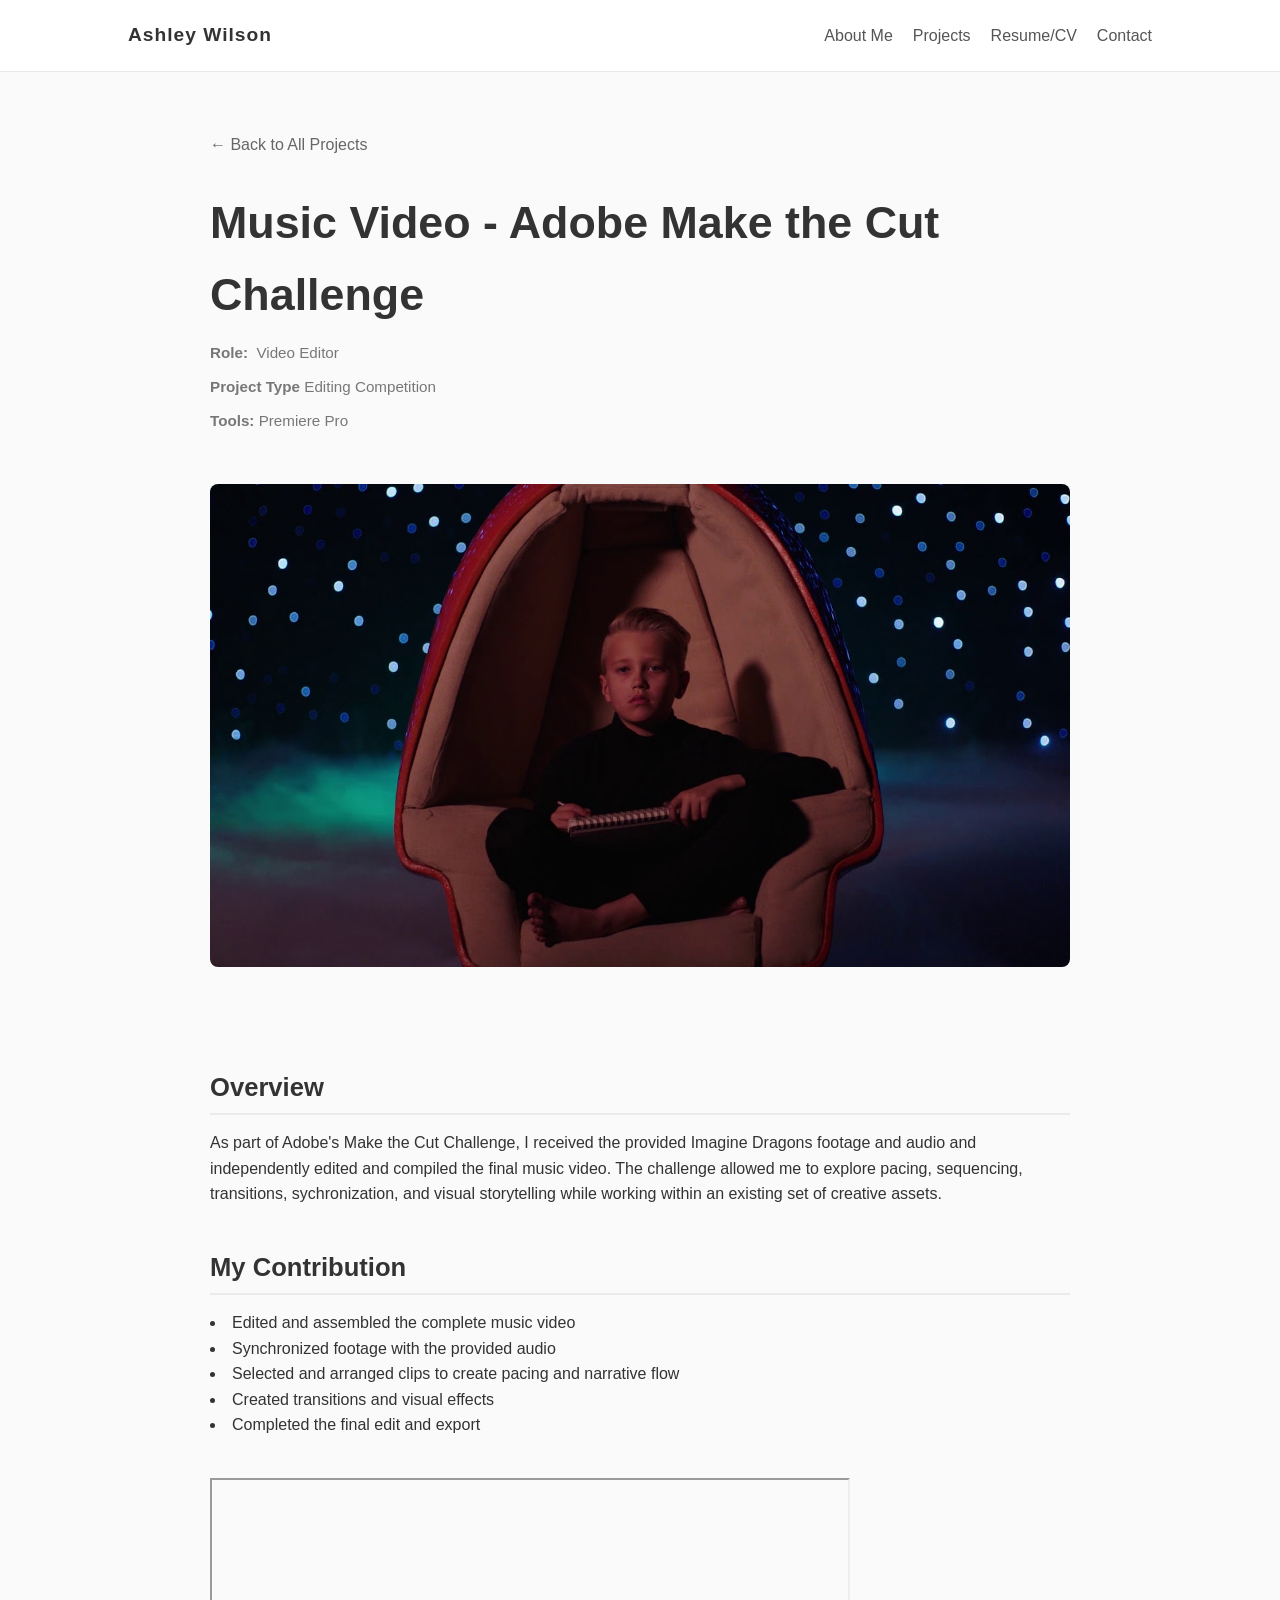
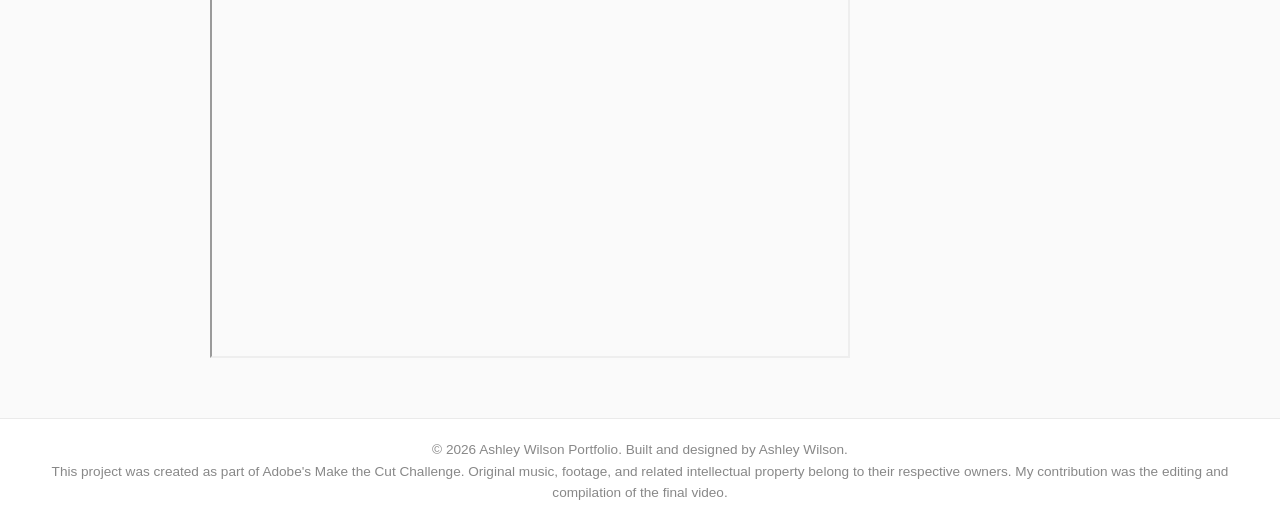
<file: MusicVideo.html>
<!DOCTYPE html>
<html lang="en">
<head>
    <meta charset="UTF-8">
    <meta name="viewport" content="width=device-width, initial-scale=1.0">
    <title>Music Video - Portfolio</title>
    <link rel="stylesheet" href="style.css">
	<link rel="icon" type="image/png" href="images/aw_logo_web.png">
	<link rel="apple-touch-icon" href="images/aw_logo_web.png">
</head>
<body>

<header>
        <div class="logo"><a href="index.html">Ashley Wilson</a></div>
        <nav>
            <ul>
                <li><a href="about.html">About Me</a></li>
                <li><a href="projects.html">Projects</a></li>
				<li><a href="resume.html">Resume/CV</a></li>
                <li><a href="index.html#contact">Contact</a></li>
            </ul>
        </nav>
    </header>

    <main class="case-study-container">
        <a href="projects.html" class="back-link">&larr; Back to All Projects</a>
        
        <h1 class="project-title">Music Video - Adobe Make the Cut Challenge</h1>
        <p class="project-meta"><strong>Role:</strong> &nbsp;Video Editor&nbsp;</p>
		
		<p class="project-meta"><strong>Project Type</strong> Editing Competition</p>
		
		<p class="project-meta"><strong>Tools:</strong> Premiere Pro</p>

        <div class="project-hero-image">
            <img src="images/imaginedragons.jpg" alt="Imagine Dragons Image">
        </div>

        <section class="project-details">
            <div class="detail-block ">
                <h2 id="Packaging">Overview</h2>
              <p>As part of Adobe's Make the Cut Challenge, I received the provided Imagine Dragons footage and audio and independently edited and compiled the final music video. The challenge allowed me to explore pacing, sequencing, transitions, sychronization, and visual storytelling while working within an existing set of creative assets.</p>
            </div>
			
		  <div class="detail-block">
                <h2>My Contribution</h2>
			  	<li>Edited and assembled the complete music video</li>
			  	<li>Synchronized footage with the provided audio</li>
			  	<li>Selected and arranged clips to create pacing and narrative flow</li>
			  	<li>Created transitions and visual effects</li>
			  <li>Completed the final edit and export</li>
			</div>
			
			<iframe src="https://drive.google.com/file/d/1lYceLQPwQpcOB7ZDQ9F87wNcIfy1TM6H/preview" width="640" height="480"></iframe>
			
        </section>
    </main>

    <footer>
      <p>&copy; 2026 Ashley Wilson Portfolio. Built and designed by Ashley Wilson.</p>
		<p>This project was created as part of Adobe's Make the Cut Challenge. Original music, footage, and related intellectual property belong to their respective owners. My contribution was the editing and compilation of the final video.</p>
</footer>

</body>
</html>
</file>
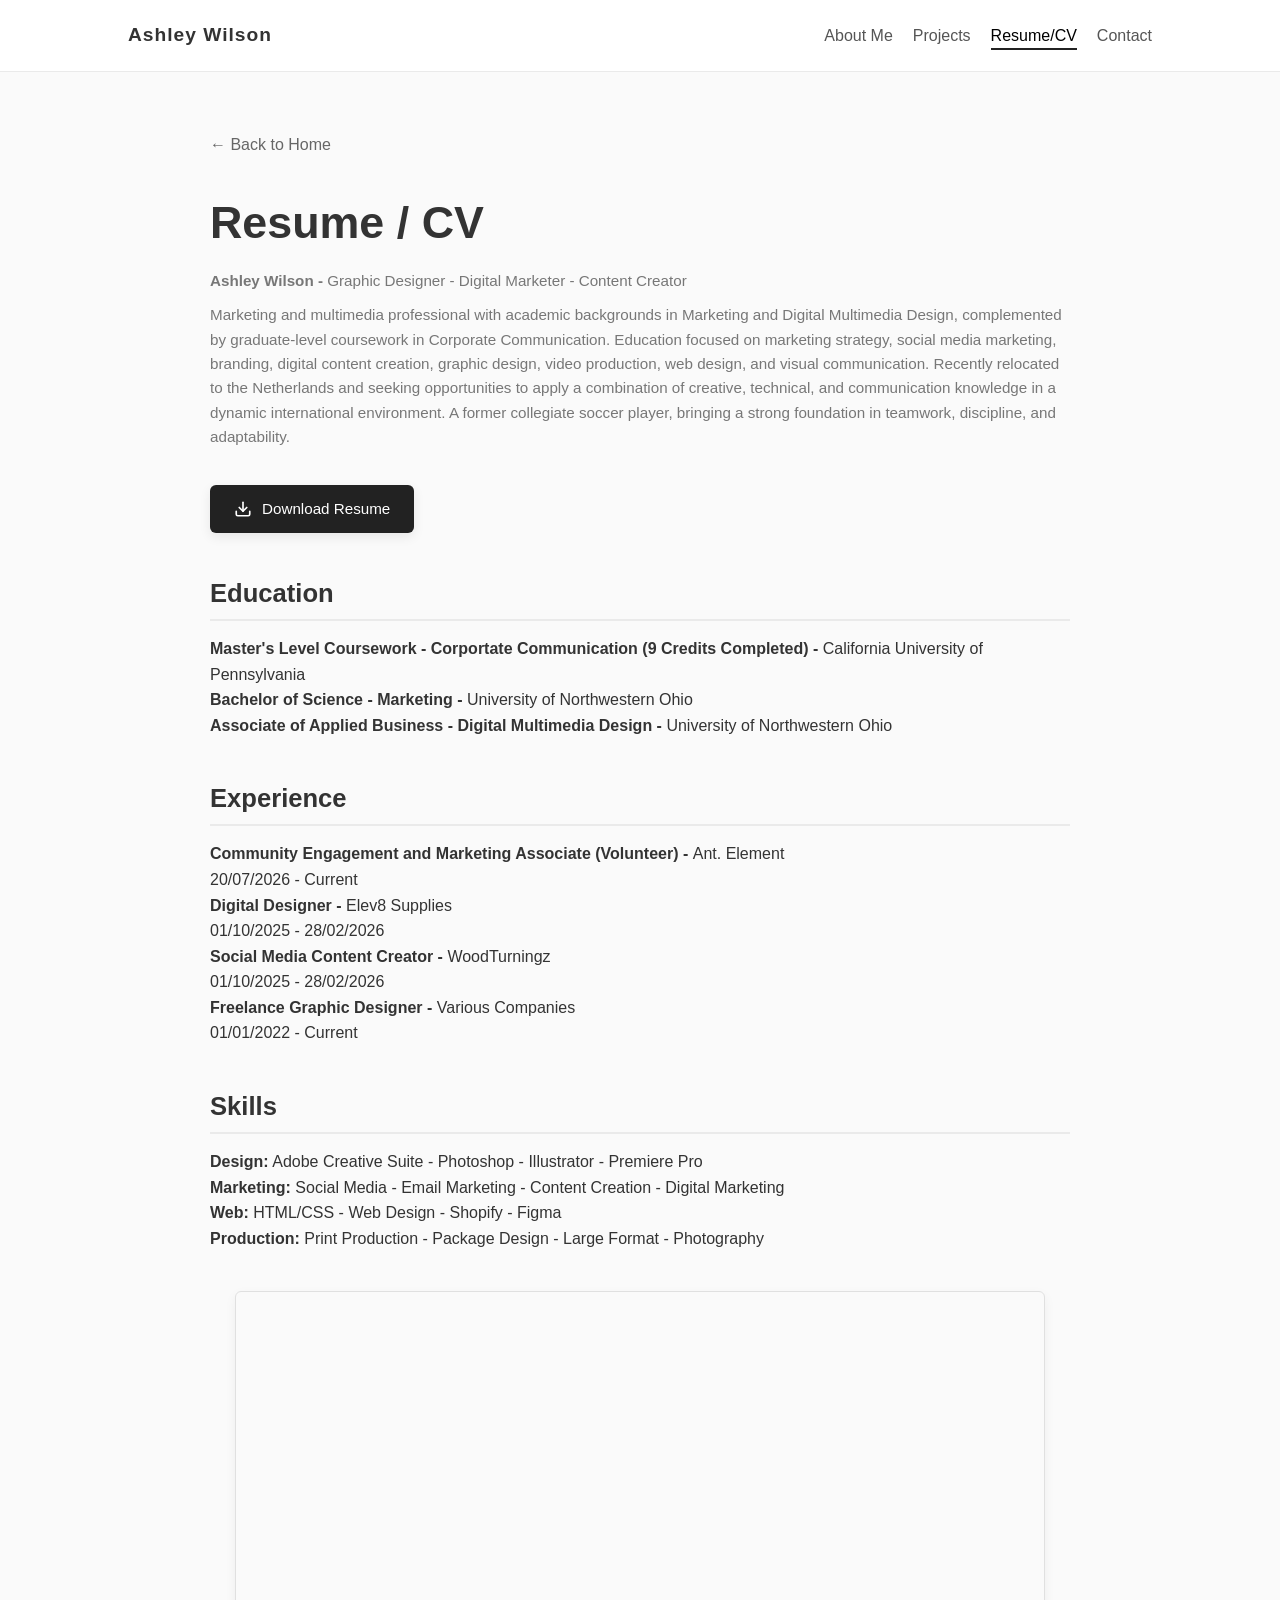
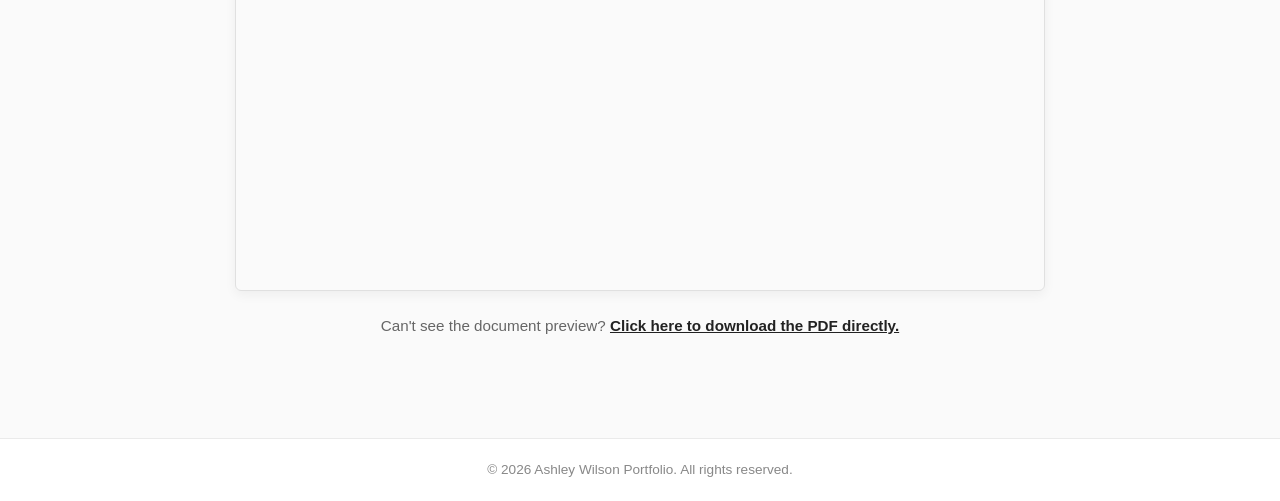
<file: resume.html>
<!DOCTYPE html>
<html lang="en">
<head>
    <meta charset="UTF-8">
    <meta name="viewport" content="width=device-width, initial-scale=1.0">
    <title>Resume/CV - Ashley Wilson Portfolio</title>
    <link rel="stylesheet" href="style.css">
	<link rel="icon" type="image/png" href="images/aw_logo_web.png">
	<link rel="apple-touch-icon" href="images/aw_logo_web.png">
</head>
<body>

    <header>
        <div class="logo"><a href="index.html">Ashley Wilson</a></div>
        <nav>
            <ul>
                <li><a href="about.html">About Me</a></li>
                <li><a href="projects.html">Projects</a></li>
				<li><a href="resume.html" class="active">Resume/CV</a></li>
                <li><a href="index.html#contact">Contact</a></li>
            </ul>
        </nav>
    </header>

	<main class="case-study-container">
        <a href="index.html" class="back-link">&larr; Back to Home</a>
        
        <h1 class="project-title">Resume / CV</h1>
        <p class="project-meta"><strong>Ashley Wilson -</strong> Graphic Designer - Digital Marketer - Content Creator</p>
		<p class="project-meta">Marketing and multimedia professional with academic backgrounds in Marketing and Digital Multimedia Design, complemented by graduate-level coursework in Corporate Communication. Education focused on marketing strategy, social media marketing, branding, digital content creation, graphic design, video production, web design, and visual communication. Recently relocated to the Netherlands and seeking opportunities to apply a combination of creative, technical, and communication knowledge in a dynamic international environment. A former collegiate soccer player, bringing a strong foundation in teamwork, discipline, and adaptability.</p>

    <section class="project-details">
            <div class="detail-block ">

				<br>
					
<a href="docs/ashley_wilson_oct_cv.pdf" class="btn-download" download="ashley_wilson_oct_cv.pdf" target="_blank">
    <svg class="download-icon" xmlns="http://www.w3.org/2000/svg" viewBox="0 0 24 24" fill="none" stroke="currentColor" stroke-width="2" stroke-linecap="round" stroke-linejoin="round">
        <path d="M21 15v4a2 2 0 0 1-2 2H5a2 2 0 0 1-2-2v-4"></path>
        <polyline points="7 10 12 15 17 10"></polyline>
        <line x1="12" y1="15" x2="12" y2="3"></line>
    </svg>
    <span>Download Resume</span>
</a>
		</div>
				
					<div class="detail-block">
					<h2>Education</h2>
                    
					<p><strong>Master's Level Coursework - Corportate Communication (9 Credits Completed) - </strong>California University of Pennsylvania</p>
					
					<p><strong>Bachelor of Science - Marketing - </strong>University of Northwestern Ohio</p>
					
					<p><strong>Associate of Applied Business - Digital Multimedia Design - </strong>University of Northwestern Ohio</p>
		</div>
                    
		<div class="detail-block">
					<h2>Experience</h2>
					
					<p><strong>Community Engagement and Marketing Associate (Volunteer) - </strong>Ant. Element</p>
					<p>20/07/2026 - Current</p>
					
					<p><strong>Digital Designer - </strong>Elev8 Supplies</p>
					<p>01/10/2025 - 28/02/2026</p>
					
					<p><strong>Social Media Content Creator - </strong>WoodTurningz</p>
					<p>01/10/2025 - 28/02/2026</p>
					
					<p><strong>Freelance Graphic Designer - </strong>Various Companies</p>
					<p>01/01/2022 - Current</p>
		</div>		
			
			<div class="detail-block">
					<h2>Skills</h2>
					
					<p><strong>Design:</strong> Adobe Creative Suite - Photoshop - Illustrator - Premiere Pro</p>
					<p><strong>Marketing:</strong> Social Media - Email Marketing - Content Creation - Digital Marketing</p>
					<p><strong>Web:</strong> HTML/CSS - Web Design - Shopify - Figma</p>
					<p><strong>Production:</strong> Print Production - Package Design - Large Format - Photography</p>
					
					<div class="pdf-preview-container">
    <embed src="docs/ashley_wilson_oct_cv.pdf" type="application/pdf" width="100%" height="600px" />
    
    <p class="pdf-fallback">
        Can't see the document preview? <a href="docs/ashley_wilson_oct_cv.pdf" target="_blank">Click here to download the PDF directly.</a>
    </p>
</div>
		</div>

            </div>
        </section>
    </main>

    <footer>
        <p>&copy; 2026 Ashley Wilson Portfolio. All rights reserved.</p>
    </footer>

</body>
</html>
</file>
<file: style.css>
/* Base Resets & Typography */
* {
    margin: 0;
    padding: 0;
    box-sizing: border-box;
}

body {
    font-family: 'Helvetica Neue', Arial, sans-serif;
    color: #333;
    background-color: #fafafa;
    line-height: 1.6;
}

/* Header & Navigation */
header {
    background-color: #fff;
    display: flex;
    justify-content: space-between;
    align-items: center;
    padding: 20px 10%;
    border-bottom: 1px solid #eaeaea;
    position: sticky;
    top: 0;
    z-index: 100;
}

.logo {
    font-weight: bold;
    font-size: 1.2rem;
    letter-spacing: 1px;
}

nav ul {
    list-style: none;
    display: flex;
    gap: 20px;
}

nav a {
    text-decoration: none;
    color: #555;
    font-weight: 500;
    transition: color 0.3s;
}

nav a:hover {
    color: #000;
}

#hero {
    background-image: linear-gradient(rgba(0, 0, 0, 0.4), rgba(0, 0, 0, 0.4)), url('images/hero-bg.jpeg');
    
    background-size: cover;
    background-position: center center;
    
    background-attachment: fixed;
    background-repeat: no-repeat;
    
    height: 100vh; 
    
    display: flex;
    justify-content: center;
    align-items: center;
    text-align: center;
    padding: 0 20px;
}

.hero-content {
    color: #ffffff;
    max-width: 800px;
    text-shadow: 0 2px 10px rgba(0, 0, 0, 0.3); 
}

.hero-content h1 {
    font-size: 3.5rem;
    margin-bottom: 20px;
    font-weight: 700;
}

.hero-content p {
    font-size: 1.4rem;
    color: #f0f0f0;
}

#hero h1 {
    font-size: 2.8rem;
    margin-bottom: 15px;
}

#hero p {
    font-size: 1.2rem;
    color: #ffffff;
}

/* Projects Section (Grid Layout) */
#projects {
    padding: 60px 10%;
}

#projects h2 {
    text-align: center;
    margin-bottom: 40px;
}

.grid-container {
    display: grid;
    grid-template-columns: repeat(auto-fit, minmax(min(100%, 400px), 1fr));
    gap: 30px;
}

.card {
    background: #fff;
    border: 1px solid #e0e0e0;
    border-radius: 8px;
    overflow: hidden;
    box-shadow: 0 4px 6px rgba(0,0,0,0.02);
    transition: transform 0.3s, box-shadow 0.3s;
}

.card:hover {
    transform: translateY(-5px);
    box-shadow: 0 10px 15px rgba(0,0,0,0.05);
}

.card img {
    width: 100%;
    height: 200px;
    object-fit: cover;
    background-color: #ddd;
}

.card h3 {
    padding: 20px 20px 5px 20px;
}

.card p {
    padding: 0 20px 20px 20px;
    color: #666;
    font-size: 0.95rem;
}

/* Contact Section */
#contact {
    background-color: #f0f0f0;
    text-align: center;
    padding: 60px 20px;
}

#contact h2 {
    margin-bottom: 15px;
}

.btn {
    display: inline-block;
    background-color: #222;
    color: #fff;
    padding: 12px 30px;
    text-decoration: none;
    border-radius: 4px;
    margin-top: 20px;
    transition: background 0.3s;
}

.btn:hover {
    background-color: #444;
}

/* Footer */
footer {
    text-align: center;
    padding: 20px;
    font-size: 0.85rem;
    color: #888;
    background-color: #fff;
    border-top: 1px solid #eaeaea;
}
/* Projects Page Specific Styles */
#projects-page {
    padding: 80px 10%;
    text-align: center;
}

#projects-page h2 {
    font-size: 2.5rem;
    margin-bottom: 10px;
}

.subtitle {
    color: #666;
    margin-bottom: 50px;
    font-size: 1.1rem;
}

nav a.active {
    color: #000;
    border-bottom: 2px solid #222;
    padding-bottom: 4px;
}
/* Logo Link Styling */
.logo a {
    text-decoration: none; 
    color: #333;           
    transition: color 0.3s;
}

.logo a:hover {
    color: #000;           
}
/* Case Study Layout Styles */
.case-study-container {
    max-width: 900px;
    margin: 60px auto;
    padding: 0 20px;
}

.back-link {
    display: inline-block;
    text-decoration: none;
    color: #666;
    font-weight: 500;
    margin-bottom: 30px;
    transition: color 0.2s;
}

.back-link:hover {
    color: #000;
}

.project-title {
    font-size: 2.8rem;
    margin-bottom: 10px;
}

.project-meta {
    color: #777;
    margin-bottom: 10px;
    font-size: 0.95rem;
}


.project-hero-image img {
    width: 100%;
    max-height: 500px;
    object-fit: cover;
    border-radius: 8px;
    margin-bottom: 50px;
    background-color: #ddd;
}

.project-hero-image {
    display: flex;
    justify-content: center; 
    align-items: center;     
    margin-bottom: 50px;
	margin-top: 50px;
    width: 100%;
}

.project-hero-image1 img {
    width: 100%;
    max-height: 1100px;
    object-fit: cover;
    border-radius: 8px;
    margin-bottom: 50px;
	margin-top: 50px;
    background-color: #ddd;
}

.project-hero-image1 {
    display: flex;
    justify-content: center; 
    align-items: center;     
    margin-bottom: 50px;     
    width: 100%;
}

.project-details {
    display: flex;
    flex-direction: column;
    gap: 40px;
}

.detail-block h2 {
    font-size: 1.6rem;
    margin-bottom: 15px;
    border-bottom: 2px solid #eaeaea;
    padding-bottom: 5px;
}

.linebreak h3 {
	text-decoration-line: underline;
	text-decoration-color: solid #eaeaea;
	text-underline-offset: 5px;
    
}

.card-link {
    text-decoration: none;
    color: inherit;
    display: block;
}

/* Custom class for narrative/story text */
.tabbed-text {
    text-indent: 35px;
}

/* Side-by-Side Image Row Container in project*/
.image-comparison-row {
    display: flex;
    gap: 20px;            
    width: 100%;
    margin: 40px auto;    
    max-width: 900px;     
}

/* Individual Image Columns */
.image-column {
    flex: 1;              
    text-align: center;   
}

.image-column img {
    width: 100%;          
    height: 400px;       
    object-fit: cover;    
    border-radius: 6px;   
    box-shadow: 0 4px 8px rgba(0,0,0,0.05); 
}

.image-comparison-row1 {
    display: flex;
    gap: 20px;            
    width: 100%;
    margin: 40px auto;    
    max-width: 900px;     
}

/* Individual Image Columns */
.image-column1 {
    flex: 1;              
    text-align: center;   
}

.image-column1 img {
    width: 100%;          
    height: 420px;       
    object-fit: cover;    
    border-radius: 6px;   
    box-shadow: 0 4px 8px rgba(0,0,0,0.05); 
}

.image-comparison-row2 {
    display: flex;
    gap: 10px;            
    width: 100%;
    margin: 40px auto;    
    max-width: 900px;     
}

/* Individual Image Columns */
.image-column2 {
    flex: 1;              
    text-align: center;   
}

.image-column2 img {
    width: 100%;          
    aspect-ratio: 5 / 4;       
    object-fit: cover;    
    border-radius: 6px;   
    box-shadow: 0 4px 8px rgba(0,0,0,0.05);
	
}

.image-comparison-row3 {
    display: flex;
    gap: 10px;            
    width: 100%;
    margin: 40px auto;    
    max-width: 900px;     
}

/* Individual Image Columns */
.image-column3 {
    flex: 1;              
    text-align: center;   
}

.image-column3 img {
    width: 100%;          
    aspect-ratio: 4 / 5;       
    object-fit: cover;    
    border-radius: 6px;   
    box-shadow: 0 4px 8px rgba(0,0,0,0.05);
	
}

/* Captions underneath */
.image-caption {
    font-size: 0.9rem;
    color: #666;
    margin-top: 10px;
    font-style: italic;
    text-indent: 0 !important; 
}

/* Responsive adjustment for phone screens */
@media (max-width: 600px) {
    .image-comparison-row {
        flex-direction: column;
    }
    .image-column img {
        height: auto; 
    }
}

/* Three Column Row Wrapper */
.image-three-column-row {
    display: flex;
    gap: 15px;            
    width: 100%;
    margin: 40px auto;    
    max-width: 900px;    
}


.triple-column {
    flex: 1;              
    text-align: center;   
}

.triple-column img {
    width: 100%;          
    height: 200px;        
    object-fit: cover;    
    border-radius: 6px;   
    box-shadow: 0 4px 8px rgba(0,0,0,0.04); 
}

.triple-caption {
    font-size: 0.88rem;
    color: #666;
    margin-top: 10px;
    font-weight: 500;
    text-indent: 0 !important; 
}

@media (max-width: 768px) {
    .image-three-column-row {
        flex-direction: column; 
        gap: 25px;              
    }
    .triple-column img {
        height: auto;           
        max-height: 400px;
    }
}

/* Single Centered Image Wrapper */
.image-single-container {
    max-width: 900px;     
    margin: 40px auto;    
    width: 100%;         
    text-align: center; 
}

.image-single-container img {
    width: 100%;        
    height: auto;        
    max-height: 800px;   
    object-fit: cover;    
    border-radius: 6px;   
    box-shadow: 0 4px 8px rgba(0, 0, 0, 0.04); 
}

/* Caption underneath */
.single-caption {
    font-size: 0.88rem;
    color: #666;
    margin-top: 12px;
    font-style: italic;
    text-indent: 0 !important;
	text-align: center;
}

/* Website Image Container */
.image-single-container2 {
    max-width: 900px;     
    margin: 40px auto;    
    width: 100%;         
    text-align: center; 
}

.image-single-container2 img {
    width: 100%;        
    height: auto;        
    max-height: 1600px;   
    object-fit: cover;    
    border-radius: 6px;   
    box-shadow: 0 4px 8px rgba(0, 0, 0, 0.04); 
}

/* Website Image Container Long */
.image-single-container3 {
    max-width: 900px;     
    margin: 40px auto;    
    width: 100%;         
    text-align: center; 
}

.image-single-container3 img {
    width: 100%;        
    height: auto;        
    max-height: 2500px;   
    object-fit: cover;    
    border-radius: 6px;   
    box-shadow: 0 4px 8px rgba(0, 0, 0, 0.04); 
}

/* Website Image Container Extra Long */
.image-single-container4 {
    max-width: 900px;     
    margin: 40px auto;    
    width: 100%;         
    text-align: center; 
}

.image-single-container4 img {
    width: 100%;        
    height: auto;        
    max-height: 3000px;   
    object-fit: cover;    
    border-radius: 6px;   
    box-shadow: 0 4px 8px rgba(0, 0, 0, 0.04); 
}

.image-three-column-row2 {
    display: flex;
    gap: 15px;            
    width: 100%;
    margin: 40px auto;    
    max-width: 900px;    
}


.triple-column2 {
    flex: 1;              
    text-align: center;   
}

.triple-column2 img {
    width: 100%;          
    height: 270px;        
    object-fit: cover;    
    border-radius: 6px;   
    box-shadow: 0 4px 8px rgba(0,0,0,0.04); 
}

/* Captions underneath */
.triple-caption2 {
    font-size: 0.88rem;
    color: #666;
    margin-top: 10px;
    font-weight: 500;
    text-indent: 0 !important; 
}

/* Responsive view for mobile screens */
@media (max-width: 768px) {
    .image-three-column-row2 {
        flex-direction: column; 
        gap: 25px;              
    }
    .triple-column2 img {
        height: auto;           
        max-height: 700px;
    }
}

/* 5-Image Grid Wrapper */
.project-five-grid {
    display: grid;
    grid-template-columns: repeat(2, 1fr); 
    gap: 20px; 
    width: 100%;
    margin: 40px auto;
    max-width: 900px;
}

.grid-item {
    text-align: center;
}

.grid-item.wide-item {
    grid-column: span 2; 
    max-width: 100%; 
    margin: 0 auto;
}

.grid-item img {
    width: 100%;
    height: 300px;     
    object-fit: cover;   
    border-radius: 6px;   
    box-shadow: 0 4px 8px rgba(0, 0, 0, 0.04); 
}

.grid-item.wide-item img {
    height: 400px; 
}

/* Caption underneath 5 image grid */
.grid-caption {
    font-size: 0.88rem;
    color: #666;
    margin-top: 10px;
    font-weight: 500;
    text-indent: 0 !important; 
}

/* Mobile Responsiveness for 5 image grid */
@media (max-width: 768px) {
    .project-five-grid {
        grid-template-columns: 1fr; 
        gap: 25px;
    }
    
    .grid-item.wide-item {
        grid-column: span 1; 
    }
    
    .grid-item img, .grid-item.wide-item img {
        height: auto;
        max-height: 350px;
    }
}

/*Prevents overscroll on links*/
h3 {
    scroll-margin-top: 100px;
}
h2 {
    scroll-margin-top: 100px;
}
h4 {
    scroll-margin-top: 100px;
}

/*Fixes link coloring*/
a {
    color: #666;
    text-decoration: none;
}

a:hover {
    text-decoration: underline;
}

video {
    width: 100%;
    max-width: 900px;
    border-radius: 12px;
    display: block;
    margin: 0 auto;
}

/* Grid for Facebook posts */

.facebook-post-grid {
    display: grid;
    grid-template-columns: repeat(2, 1fr);
    gap: 2rem;
    justify-items: center;
    align-items: start;
    margin-top: 2rem;
}

.facebook-post {
    width: 100%;
    display: flex;
    justify-content: center;
}

.facebook-post iframe {
    width: 100%;
    max-width: 500px;
    border: none;
}

@media (max-width: 900px) {
    .facebook-post-grid {
        grid-template-columns: 1fr;
    }
}

/* Facebook Reels Grid */

.reels-grid {
    display: grid;
    grid-template-columns: repeat(2, auto);
    justify-content: center;
    gap: 2rem;
    margin-top: 2rem;
}

.reel {
    display: flex;
    justify-content: center;
}

.reel iframe {
    width: 267px;
    height: 591px;
    border: none;
}

@media (max-width: 768px) {
    .reels-grid {
        grid-template-columns: 1fr;
    }

    .reel {
        justify-content: center;
    }
}
.center {
	justify-content: center;
	display: flex;
	width: 100%;
}

/* Social Media Links */
.social-links-container {
    display: flex;
    justify-content: center; 
    gap: 30px;              
    margin: 30px auto;
    width: 100%;
}
.social-link {
    display: inline-flex;
    align-items: center;    
    gap: 10px;              
    text-decoration: none;
    color: #555;            
    font-weight: 500;
    font-size: 1rem;
    transition: color 0.3s, transform 0.2s;
}

.social-icon {
    width: 24px;            
    height: 24px;           
    object-fit: contain;    
}

.social-link:hover {
    color: #000;            
    transform: translateY(-2px); 
}

@media (max-width: 480px) {
    .social-links-container {
        gap: 15px; 
        margin: 20px auto;
        flex-wrap: wrap; 
        padding: 0 15px;
    }

    .social-link {
        font-size: 0.9rem; 
        gap: 8px; 
    }

    .social-icon {
        width: 20px; 
        height: 20px;
    }
}

/* PDF Preview */
.pdf-preview-container {
    max-width: 850px;       
    margin: 40px auto;      
    padding: 0 20px;
}

.pdf-preview-container embed,
.pdf-preview-container iframe {
    border: 1px solid #e0e0e0;
    border-radius: 6px;     
    box-shadow: 0 4px 12px rgba(0, 0, 0, 0.05);
}

.pdf-fallback {
    text-align: center;
    margin-top: 15px;
    font-size: 0.95rem;
    color: #666;
    text-indent: 0 !important; 
}

.pdf-fallback a {
    color: #222;
    font-weight: bold;
    text-decoration: underline;
}

@media (max-width: 600px) {
    .pdf-preview-container embed,
    .pdf-preview-container iframe {
        display: none;
    }
    
    .pdf-fallback {
        padding: 30px;
        background-color: #f9f9f9;
        border: 1px dashed #ddd;
        border-radius: 6px;
    }
}

/* 4-Product Image Grid */
.product-four-grid {
    display: grid;
    grid-template-columns: repeat(2, 1fr); 
    gap: 25px; 
    width: 100%;
    margin: 40px auto;
    max-width: 900px; 
}

.product-card {
    text-align: center;
    background-color: #fff;
    padding: 10px;
}

.product-card img {
    width: 100%;
    height: 400px;   
    object-fit: cover;   
    border-radius: 6px;   
    box-shadow: 0 4px 8px rgba(0, 0, 0, 0.04); 
    transition: transform 0.2s, box-shadow 0.2s;
}

.product-title {
    font-size: 0.95rem;
    font-weight: 600;
    color: #222;
    margin-top: 12px;
    text-indent: 0 !important; 
}

@media (max-width: 650px) {
    .product-four-grid {
        grid-template-columns: 1fr; 
        gap: 20px;
    }
    
    .product-card img {
        height: auto;
        max-height: 500px;
    }
}

/* Video Container Kickstarter */
.video-embed-container {
    max-width: 850px;  
    width: 100%;
    margin: 40px auto; 
    padding: 0 20px;
}

.video-embed-container iframe {
    width: 100%;
    aspect-ratio: 16 / 9;   
    border-radius: 6px;     
    box-shadow: 0 4px 12px rgba(0, 0, 0, 0.06);
}

/* ==========================================
   ABOUT ME PAGE STYLES 
   ========================================== */

#about-me-section {
    padding: 80px 10%;
    background-color: #ffffff;
}

.about-container {
    display: flex;
    align-items: center;    /* Vertically aligns the center of the image and text */
    gap: 50px;              /* Adds clean space between the photo and text column */
    max-width: 1000px;
    margin: 0 auto;
}

/* Left Column (Photo) */
.about-image {
    flex: 1;
    max-width: 400px;       /* Prevents your photo from getting too massive */
}

.about-image img {
    width: 100%;
    height: auto;
    border-radius: 8px;     /* Matches your uniform rounded corner style */
    box-shadow: 0 6px 15px rgba(0, 0, 0, 0.05); /* Soft premium shadow */
    object-fit: cover;
}

/* Right Column (Bio Text) */
.about-text {
    flex: 1.2;              /* Gives the text slightly more space than the image */
}

.about-text h2 {
    font-size: 2.5rem;
    margin-bottom: 20px;
    color: #222;
}

.about-text p {
    margin-bottom: 15px;
    color: #555;
    font-size: 1.05rem;
    line-height: 1.6;
}

/* Skills/Toolkit Section */
.skills-section {
    margin: 25px 0;
}

.skills-section h3 {
    font-size: 1.2rem;
    margin-bottom: 12px;
    color: #222;
}

.skills-list {
    list-style-type: none;
    display: grid;
    grid-template-columns: repeat(2, 1fr); /* Splits your skills into a clean 2-column grid */
    gap: 12px;
    padding-left: 0;
}

.skills-list li {
    font-size: 0.95rem;
    color: #666;
    position: relative;
    padding-left: 18px;
}

/* Custom modern square bullet point */
.skills-list li::before {
    content: "■";
    color: #333;
    font-size: 0.65rem;
    position: absolute;
    left: 0;
    top: 2px;
}

/* Call to Action Button */
.about-btn {
    display: inline-block;
    margin-top: 15px;
    padding: 12px 28px;
    background-color: #222;
    color: #fff;
    text-decoration: none;
    border-radius: 4px;
    font-weight: 500;
    transition: background-color 0.2s, transform 0.2s;
}

.gif-portfolio-section {
    padding: 40px 10%;
    width: 100%;
}

.gif-container {
    display: grid;
    grid-template-columns: repeat(2, 1fr); 
    gap: 30px;
    max-width: 1100px;
    margin: 0 auto;
}

/* Individual GIF Container */
.gif-item {
    background-color: #eee;
    border-radius: 8px;
    overflow: hidden; 
    box-shadow: 0 4px 15px rgba(0, 0, 0, 0.05);
    transition: transform 0.3s ease, box-shadow 0.3s ease;
}

/* Hover Effect */
.gif-item:hover {
    transform: translateY(-4px);
    box-shadow: 0 8px 25px rgba(0, 0, 0, 0.12);
}

/* The GIF itself */
.portfolio-gif {
    width: 100%;
    height: auto;
    display: block; 
    object-fit: cover;
}

@media (max-width: 768px) {
    .gif-container {
        grid-template-columns: 1fr; 
        gap: 20px;
        padding: 0 10px;
    }
}

.video-container {
  width: 100%;
  max-width: 1000px;
  margin: 0 auto;
}

.video-container video {
  display: block;
  width: 100%;
  height: auto;
}

/* ==========================================
   30-IMAGE GALLERY GRID
   ========================================== */

.gallery-section {
    padding: 50px 5%;
    max-width: 1200px;
    margin: 0 auto;
    width: 100%;
}

.image-grid {
    display: grid;
    grid-template-columns: repeat(auto-fill, minmax(250px, 1fr));
    gap: 20px;
}

.grid-item {
    background-color: #fcfcfc;
    border-radius: 8px;
    overflow: hidden;
    box-shadow: 0 4px 12px rgba(0, 0, 0, 0.04);
    aspect-ratio: 1 / 1; 
    transition: transform 0.3s ease, box-shadow 0.3s ease;
}

.grid-item:hover {
    transform: translateY(-4px);
    box-shadow: 0 8px 20px rgba(0, 0, 0, 0.1);
}

.grid-item img {
    width: 100%;
    height: 100%;
    object-fit: cover; 
    display: block;
}

@media (max-width: 600px) {
    .gallery-section {
        padding: 30px 15px;
    }
    
    .image-grid {
        grid-template-columns: repeat(2, 1fr);
        gap: 12px;
    }
}

/* Clickable images */
.grid-item {
    cursor: pointer;
}
.modal {
    display: none; 
    position: fixed;
    z-index: 1000;
    left: 0;
    top: 0;
    width: 100%;
    height: 100%;
    background-color: rgba(0, 0, 0, 0.85); 
    backdrop-filter: blur(4px); 
    justify-content: center;
    align-items: center;
    opacity: 0;
    transition: opacity 0.3s ease;
}

.modal.show {
    display: flex;
    opacity: 1;
}

.modal-content {
    max-width: 90%;
    max-height: 85vh;
    border-radius: 6px;
    box-shadow: 0 10px 30px rgba(0, 0, 0, 0.5);
    object-fit: contain;
    transform: scale(0.95);
    transition: transform 0.3s ease;
}

.modal.show .modal-content {
    transform: scale(1);
}

.modal-close {
    position: absolute;
    top: 25px;
    right: 35px;
    color: #ffffff;
    font-size: 35px;
    font-weight: bold;
    cursor: pointer;
    line-height: 1;
    transition: color 0.2s;
}

.modal-close:hover {
    color: #ccc;
}

/* ==========================================
   Mando Image (NO CROPPING)
   ========================================== */

.feature-showcase-section {
    padding: 40px 5%;
    max-width: 1100px;
    margin: 0 auto;
    width: 100%;
}

.feature-card {
    background-color: #fcfcfc;
    border-radius: 8px;
    padding: 15px;
    box-shadow: 0 4px 15px rgba(0, 0, 0, 0.05);
    transition: transform 0.3s ease, box-shadow 0.3s ease;
    display: flex;
    justify-content: center;
    align-items: center;
}

.feature-card:hover {
    transform: translateY(-4px);
    box-shadow: 0 8px 25px rgba(0, 0, 0, 0.1);
}

.feature-img-wrapper {
    width: 100%;
    display: flex;
    justify-content: center;
}

.feature-img {
    width: 100%;
    height: auto;
    max-width: 100%;
    object-fit: contain; 
    border-radius: 4px;
    display: block;
    cursor: pointer; 
}

/* Mobile Adjustments */
@media (max-width: 768px) {
    .feature-showcase-section {
        padding: 20px 10px;
    }
    
    .feature-card {
        padding: 10px;
    }
}

/* ==========================================
   DOWNLOAD RESUME BUTTON
   ========================================== */

.btn-download {
    display: inline-flex;
    align-items: center;
    gap: 10px;
    padding: 12px 24px;
    background-color: #222222;
    color: #ffffff;
    font-size: 0.95rem;
    font-weight: 500;
    text-decoration: none;
    border-radius: 6px;
    box-shadow: 0 4px 12px rgba(0, 0, 0, 0.08);
    transition: background-color 0.25s ease, transform 0.2s ease, box-shadow 0.25s ease;
    cursor: pointer;
	justify-content: center;
}

.download-icon {
    width: 18px;
    height: 18px;
    stroke-width: 2.2;
}

.btn-download:hover {
    background-color: #000000;
    color: #ffffff;
    transform: translateY(-2px);
    box-shadow: 0 6px 18px rgba(0, 0, 0, 0.15);
}

.btn-download:active {
    transform: translateY(0);
    box-shadow: 0 2px 8px rgba(0, 0, 0, 0.1);
}

@media (max-width: 480px) {
    .btn-download {
        padding: 10px 18px;
        font-size: 0.88rem;
        gap: 8px;
    }
    
    .download-icon {
        width: 16px;
        height: 16px;
    }
}

.btn-container {
    display: flex;
    justify-content: center; 
    align-items: center; 
    width: 100%;
    margin: 30px 0; 
}

@media (max-width: 1300px) {
    .project-hero-image img { width: 100%; }
}

@media (max-width: 768px) {
    header {
        flex-direction: column;
        gap: 10px;
        padding: 14px 20px;
        position: static;
    }

    nav ul {
        flex-wrap: wrap;
        justify-content: center;
        gap: 8px 18px;
    }
}

@media (max-width: 768px) {
    #projects,
    #projects-page {
        padding: 40px 20px;
    }
}

@media (max-width: 768px) {
    #hero {
        background-attachment: scroll;
        height: 100vh;
        height: 100svh;
    }

    #hero h1 { font-size: 2.2rem; }
    #hero p  { font-size: 1.05rem; }
}

iframe { max-width: 100%; }

@media (max-width: 768px) {
    iframe[src*="figma"] {
        width: 100%;
        height: auto;
        aspect-ratio: 4 / 3;
    }

    iframe[src*="drive.google"] {
        width: 100%;
        height: auto;
        aspect-ratio: 16 / 9;
    }
}

@media (max-width: 768px) {
    #about-me-section {
        padding: 40px 20px;
    }

    .about-container {
        flex-direction: column;
        align-items: stretch;
        gap: 30px;
    }

    .about-image {
        flex: none;
        width: 100%;
        max-width: 400px;
        margin: 0 auto;
    }

    .about-text {
        flex: none;
    }

    .about-text h2 {
        font-size: 2rem;
    }
}

@media (max-width: 768px) {
    .image-comparison-row1,
    .image-comparison-row2,
    .image-comparison-row3 {
        flex-direction: column;
        gap: 20px;
        margin: 30px auto;
    }

    .image-column1 img,
    .image-column2 img,
    .image-column3 img {
        height: auto;
        aspect-ratio: auto;
    }
}

@media (max-width: 768px) {
    .case-study-container {
        margin: 30px auto;
        padding: 0 16px;
    }

    .project-title {
        font-size: 2rem;
        overflow-wrap: break-word;
    }

    .project-hero-image,
    .project-hero-image1 {
        margin-top: 20px;
        margin-bottom: 30px;
    }

    .project-hero-image img,
    .project-hero-image1 img {
        margin-top: 0;
        margin-bottom: 20px;
    }

    footer a {
        display: inline-block;
        margin: 4px 8px;
    }
}

@media (max-width: 768px) {
    .case-study-container li {
        margin-left: 24px;
    }
}
</file>
